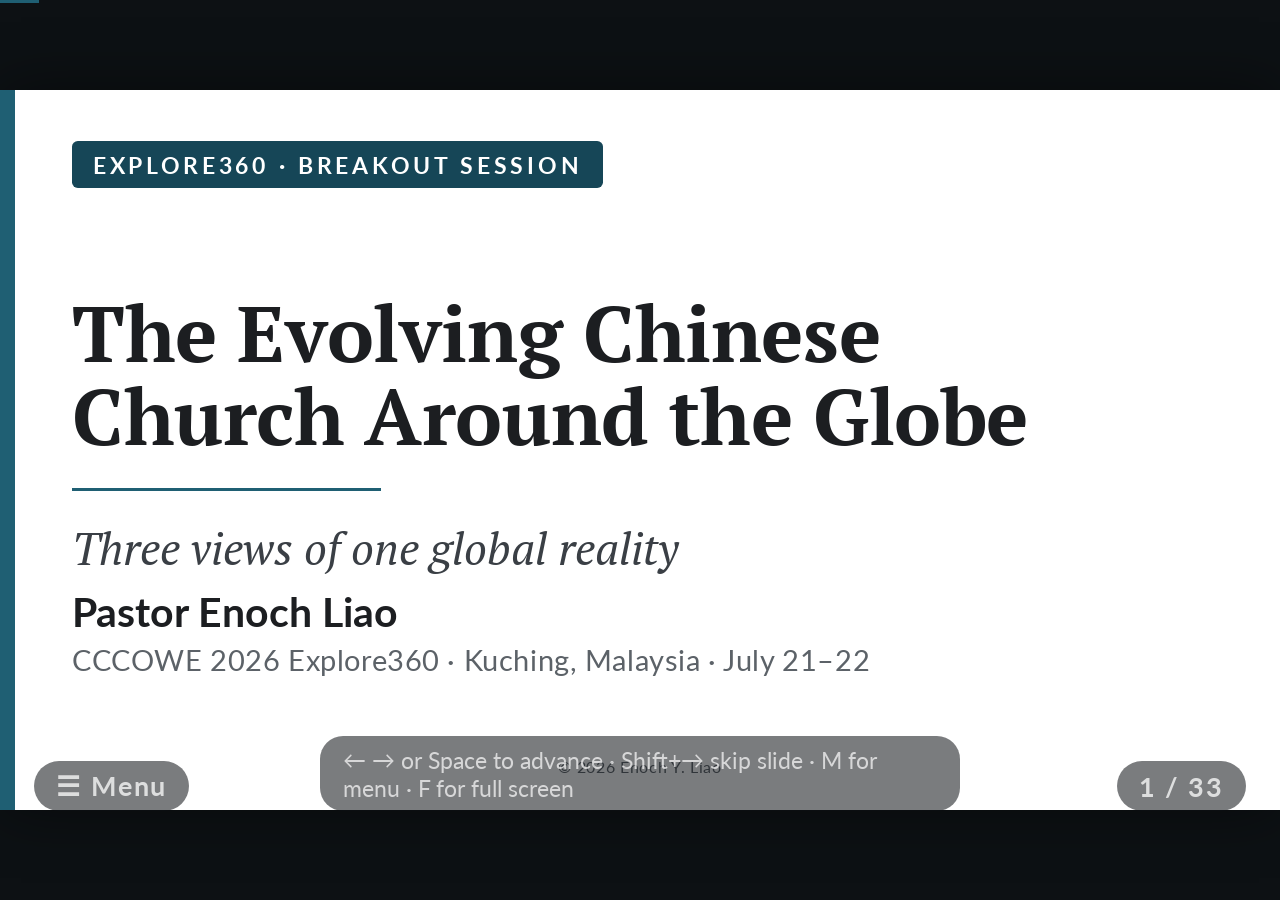
<file: present.html>
<!DOCTYPE html>
<html lang="en">
<head>
<meta charset="UTF-8" />
<meta name="viewport" content="width=device-width, initial-scale=1, viewport-fit=cover" />
<title>CCCOWE 2026 Explore360 — Presentation</title>
<meta name="description" content="The Evolving Chinese Church Around the Globe — speaker deck for Pastor Enoch Liao." />
<!-- Google Fonts with system fallback via font-display: swap. Deck stays fully usable on-brand if fonts fail. -->
<link rel="preconnect" href="https://fonts.googleapis.com" />
<link rel="preconnect" href="https://fonts.gstatic.com" crossorigin />
<link href="https://fonts.googleapis.com/css2?family=PT+Serif:ital,wght@0,400;0,700;1,400;1,700&family=Lato:wght@400;700;900&display=swap" rel="stylesheet" />
<style>
/* ============================================================
   CCCOWE 2026 Explore360 — Speaker Deck
   Matched to the printed handout family (Handouts/handout.css):
   petrol-teal accent, serif display, clean sans body.
   Self-contained. No runtime CDN dependency. Offline-resilient.
   ============================================================ */
:root{
  --ink:#1C1E21; --ink-soft:#3A3F45; --muted:#5C6268;
  --accent:#1F5F73; --accent-dk:#164657;
  --rule:#E4E7E9; --wash:#F3F6F7; --paper:#FFFFFF;
  --serif:"PT Serif","Iowan Old Style","Georgia","Times New Roman",serif;
  --sans:"Lato","Avenir Next","Helvetica Neue","Segoe UI",Arial,sans-serif;
  /* Fluid unit: 1 slide is designed on a 1280x720 canvas. vmin-ish scaling keeps
     type readable from the back of the room and graceful on small screens. */
  --u: min(1.34vw, 2.38vh);
}
*{box-sizing:border-box;margin:0;padding:0;}
html,body{height:100%;}
body{
  background:#0d1114; /* letterbox behind the paper stage */
  color:var(--ink);
  font-family:var(--sans);
  overflow:hidden;
  -webkit-font-smoothing:antialiased;
  text-rendering:optimizeLegibility;
}

/* ---- Stage: fixed 16:9 paper surface, centered, letterboxed ---- */
#stage{
  position:fixed; inset:0;
  display:flex; align-items:center; justify-content:center;
}
#deck{
  position:relative;
  width:min(100vw, 177.78vh);   /* 16:9 */
  height:min(56.25vw, 100vh);
  background:var(--paper);
  overflow:hidden;
  box-shadow:0 0 60px rgba(0,0,0,.45);
}

/* ---- Slide primitives ----
   Three-zone flex column: [eyebrow+title top zone] -> [.body flexible] -> [.foot safe-area].
   The slide clips its own overflow so nothing can bleed into the eyebrow or footer bands. */
.slide{
  position:absolute; inset:0;
  padding: calc(var(--u)*3.0) calc(var(--u)*4.2) calc(var(--u)*2.2);
  display:flex; flex-direction:column;
  overflow:hidden;                     /* hard clip: content can never escape the stage */
  opacity:0; visibility:hidden;
  transform:translate3d(0,0,0);
  transition:opacity .42s ease, transform .42s ease;
  will-change:opacity, transform;
  background:var(--paper);
}
.slide.is-active{opacity:1; visibility:visible; z-index:2;}
.slide.is-prev{opacity:0; visibility:hidden; transform:translateX(-2.5%);}
.slide.is-next{opacity:0; visibility:hidden; transform:translateX(2.5%);}
.slide.wash{background:var(--wash);}

/* left spine bar used on title + discussion slides */
.spine{position:absolute; left:0; top:0; bottom:0; width:calc(var(--u)*.9); background:var(--accent);}

/* eyebrow pill — matches handout .eyebrow. Top zone, never shrinks. */
.eyebrow{
  align-self:flex-start;
  flex:0 0 auto;
  display:inline-block;
  max-width:100%;
  font-family:var(--sans); font-weight:700;
  font-size:calc(var(--u)*1.35);
  letter-spacing:.16em; text-transform:uppercase;
  color:#fff; background:var(--accent-dk);
  padding:.5em .9em .45em; border-radius:.25em;
  line-height:1.05;
}

/* title block — serif headline with petrol accent bar. Top zone, never shrinks. */
.titleblock{display:flex; flex:0 0 auto; gap:calc(var(--u)*1.4); margin-top:calc(var(--u)*1.4);}
.titleblock .bar{flex:0 0 auto; width:calc(var(--u)*.72); background:var(--accent); border-radius:1px;}
.title{
  font-family:var(--serif); font-weight:700; color:var(--ink);
  font-size:calc(var(--u)*3.5); line-height:1.05; letter-spacing:-.005em;
}
.title.deck{font-size:calc(var(--u)*4.6);}
.slide.wash .title{color:var(--ink);}

/* content region grows to fill the middle zone.
   Default TOP-aligned with a hard top offset below the title, and clips its own
   overflow so dense content can never ride up behind the title/eyebrow.
   A reserved gap (margin-bottom) guarantees separation from the footer band. */
.body{
  flex:1 1 auto; min-height:0; overflow:hidden;
  display:flex; flex-direction:column; justify-content:flex-start;
  padding-top:calc(var(--u)*1.8);
  margin-bottom:calc(var(--u)*1.0);   /* safe gap above footer */
}
.body.center{justify-content:center;}   /* opt-in vertical centering for sparse slides */
.body.top{justify-content:flex-start; padding-top:calc(var(--u)*2.2);}

/* big key-phrase bullets — sized to read from the back of the room while
   four wrapping bullets still fit the safe area (fit-to-stage). */
ul.bullets{list-style:none; width:100%;}
ul.bullets li{
  position:relative; padding-left:calc(var(--u)*2.6);
  font-family:var(--sans); font-weight:700; color:var(--ink);
  font-size:calc(var(--u)*2.5); line-height:1.1;
  margin-bottom:calc(var(--u)*1.3);
}
ul.bullets li:last-child{margin-bottom:0;}
/* muted sub-line under a lead bullet (e.g. country list) — smaller, non-bold,
   dotted list treatment matching the .cplace caption style; still projection-legible. */
ul.bullets li .subline{
  display:block; margin-top:calc(var(--u)*.35);
  font-family:var(--sans); font-weight:400; color:var(--muted);
  font-size:calc(var(--u)*1.5); line-height:1.15; letter-spacing:.02em;
}
ul.bullets li.hero{
  font-family:var(--serif); color:var(--accent-dk);
  font-size:calc(var(--u)*3.1); line-height:1.08;
  margin-top:calc(var(--u)*.4);
}
ul.bullets li.hero::before{
  top:.4em; width:calc(var(--u)*1.35); height:calc(var(--u)*1.35);
}
/* summary list — many short items, sized to stay readable at projection */
ul.summary{list-style:none; width:100%;}
ul.summary li{
  position:relative; padding-left:calc(var(--u)*2.6);
  font-family:var(--sans); font-weight:700; color:var(--ink);
  font-size:calc(var(--u)*2.3); line-height:1.1;
  margin-bottom:calc(var(--u)*1.05);
}
ul.summary li:last-child{margin-bottom:0;}
/* two-column variant of the summary list — for slides with many short items
   (e.g. the seven diversities). Balances items across two columns and keeps
   each line projection-legible. */
ul.summary.two-col{
  column-count:2; column-gap:calc(var(--u)*3.2);
}
ul.summary.two-col li{break-inside:avoid;}
ul.summary li::before{
  content:""; position:absolute; left:0; top:.5em;
  width:calc(var(--u)*1.0); height:calc(var(--u)*1.0);
  background:var(--accent); border-radius:50%;
}
.list-lead{
  font-family:var(--sans); color:var(--ink-soft);
  font-size:calc(var(--u)*1.9); line-height:1.22;
  margin-bottom:calc(var(--u)*1.4); max-width:92%;
}
ul.bullets li::before{
  content:""; position:absolute; left:0; top:.5em;
  width:calc(var(--u)*1.1); height:calc(var(--u)*1.1);
  background:var(--accent); border-radius:50%;
}

/* pull quote */
.quote-wrap{display:flex; gap:calc(var(--u)*1.6); align-items:stretch;}
.quote-wrap .qbar{flex:0 0 auto; width:calc(var(--u)*1.1); background:var(--accent); border-radius:1px;}
.quote{
  font-family:var(--serif); font-style:italic; font-weight:700;
  color:var(--accent-dk); font-size:calc(var(--u)*2.9); line-height:1.15;
}
.attrib{
  font-family:var(--sans); font-weight:400; color:var(--muted);
  font-size:calc(var(--u)*1.7); margin-top:calc(var(--u)*1.4);
}

/* three-column card row (framing / clocks) — sizes to content, not full body,
   so a footnote below it always has room. */
.cols{display:grid; grid-template-columns:repeat(3,1fr); gap:calc(var(--u)*1.4); flex:0 0 auto; align-content:start;}
.card{
  position:relative; background:var(--wash);
  padding:calc(var(--u)*1.6) calc(var(--u)*1.5);
  display:flex; flex-direction:column;
  border-radius:2px; overflow:hidden;
}
.card .captop{position:absolute; left:0; right:0; top:0; height:calc(var(--u)*.55); background:var(--accent);}
.card.leftbar .captop{right:auto; bottom:0; height:auto; width:calc(var(--u)*.5);}
.card .cname{font-family:var(--sans); font-weight:700; color:var(--accent-dk); font-size:calc(var(--u)*1.7); letter-spacing:.03em; margin-top:calc(var(--u)*.6);}
.card .cplace{font-family:var(--sans); color:var(--muted); font-size:calc(var(--u)*1.35); margin-top:calc(var(--u)*.3);}
.card .cbig{font-family:var(--serif); font-weight:700; color:var(--ink); font-size:calc(var(--u)*2.3); line-height:1.06; margin-top:calc(var(--u)*1.1);}
.card .ctag{font-family:var(--sans); font-weight:700; color:var(--muted); letter-spacing:.14em; font-size:calc(var(--u)*1.4); text-transform:uppercase;}
.card .cclock{font-family:var(--serif); font-weight:700; color:var(--accent-dk); font-size:calc(var(--u)*2.3); line-height:1.04; margin-top:calc(var(--u)*.6);}
.card .cnote{font-family:var(--sans); color:var(--ink-soft); font-size:calc(var(--u)*1.6); margin-top:calc(var(--u)*1.1); line-height:1.18;}

/* discussion slide */
.disc-head{display:flex; align-items:center; justify-content:space-between; gap:1em;}
.chip{
  font-family:var(--sans); font-weight:700; color:var(--accent-dk);
  letter-spacing:.08em; font-size:calc(var(--u)*1.6);
  border:2px solid var(--accent); border-radius:2em;
  padding:.35em 1.1em; text-transform:uppercase; white-space:nowrap;
}
.disc-card{
  position:relative; background:var(--paper);
  border-radius:2px; margin-top:calc(var(--u)*1.2);
  padding:calc(var(--u)*1.6) calc(var(--u)*2.2) calc(var(--u)*1.6) calc(var(--u)*2.6);
  box-shadow:0 2px 22px rgba(28,30,33,.06);
}
.disc-card .cbar{position:absolute; left:0; top:0; bottom:0; width:calc(var(--u)*.6); background:var(--accent); border-radius:1px 0 0 1px;}
.disc-intro{font-family:var(--sans); font-style:italic; color:var(--muted); font-size:calc(var(--u)*1.75); margin-bottom:calc(var(--u)*1.1);}
ol.prompts{list-style:none; counter-reset:q;}
ol.prompts li{
  counter-increment:q; position:relative; padding-left:calc(var(--u)*2.8);
  font-family:var(--serif); color:var(--ink); font-size:calc(var(--u)*2.05); line-height:1.16;
  margin-bottom:calc(var(--u)*1.0);
}
ol.prompts li:last-child{margin-bottom:0;}
ol.prompts li::before{
  content:counter(q) "."; position:absolute; left:0; top:0;
  font-family:var(--sans); font-weight:700; color:var(--accent);
  font-size:calc(var(--u)*2.05);
}
/* Closing discussion has three long prompts; shrink type + tighten spacing so all fit. */
ol.prompts.prompts-tight li{font-size:calc(var(--u)*1.62); line-height:1.2; margin-bottom:calc(var(--u)*1.15);}
ol.prompts.prompts-tight li::before{font-size:calc(var(--u)*1.62);}

/* QR + big statement layout (survey / live) */
.split{display:flex; gap:calc(var(--u)*3.0); flex:1 1 auto; align-items:center; min-height:0;}
.split .lead{flex:1 1 auto; min-width:0;}
.split .lead .l1{font-family:var(--serif); font-weight:700; color:var(--ink); font-size:calc(var(--u)*2.9); line-height:1.14;}
.split .lead .l2{font-family:var(--serif); font-weight:400; color:var(--accent-dk); font-size:calc(var(--u)*2.4); line-height:1.16; margin-top:calc(var(--u)*1.2);}
/* QR panel: a tight column sized to the QR image itself (width:max-content), so the
   box hugs the code with equal padding on all four sides — no dead space. The QR is
   centered; the caption wraps within the QR's width and stays centered under it. */
.qr{
  flex:0 0 auto;
  display:flex; flex-direction:column; align-items:center;
  width:max-content;
  padding:calc(var(--u)*1.1); background:#fff; border:2px solid var(--accent); border-radius:4px;
}
.qr img{
  display:block; width:calc(var(--u)*22); max-width:32vh; height:auto;
  aspect-ratio:1/1; image-rendering:pixelated;
}
.qr .cap{
  font-family:var(--sans); font-weight:700; color:var(--ink-soft);
  font-size:calc(var(--u)*1.5); margin-top:calc(var(--u)*.9);
  text-align:center; width:calc(var(--u)*22); max-width:32vh;
}
/* full fallback URL — smaller, wraps fully, NO ellipsis, always readable/usable */
.fallback{font-family:var(--sans); font-size:calc(var(--u)*1.35); color:var(--muted); margin-top:calc(var(--u)*1.6); max-width:100%;}
.fallback b{color:var(--ink-soft);}
.fallback a{color:var(--accent); text-decoration:none; overflow-wrap:anywhere; word-break:break-word;}

/* live-embed slide */
.embed-frame{
  position:relative; flex:1 1 auto; margin-top:calc(var(--u)*1.4);
  border:2px solid var(--rule); border-radius:4px; overflow:hidden; background:var(--wash);
  min-height:0;
}
.embed-frame iframe{position:absolute; inset:0; width:100%; height:100%; border:0; background:#0d1114;}
.embed-ph{
  position:absolute; inset:0; display:flex; flex-direction:column; gap:.8em;
  align-items:center; justify-content:center; text-align:center;
  font-family:var(--sans); color:var(--muted); font-size:calc(var(--u)*2.0); padding:2em;
}
.embed-ph .ring{width:calc(var(--u)*3.4); height:calc(var(--u)*3.4); border:3px solid var(--rule); border-top-color:var(--accent); border-radius:50%; animation:spin 1s linear infinite;}
@keyframes spin{to{transform:rotate(360deg);}}
.embed-open{
  align-self:flex-start; margin-top:calc(var(--u)*1.1);
  font-family:var(--sans); font-weight:700; font-size:calc(var(--u)*1.7); color:var(--accent);
  text-decoration:none;
}
.embed-open:hover{text-decoration:underline;}

/* ---- Embed-slide escape-hatch nav ----
   On the live-results slide the iframe captures keyboard focus, so arrow keys
   go to the dashboard, not the deck. These parent-document buttons advance the
   deck on CLICK (not a key event), so they work even while the iframe has focus.
   Shown only while a slide with an iframe is active (toggled via body class). */
#embed-nav{
  position:fixed; z-index:30;
  right:calc(var(--u)*2.0); bottom:calc(var(--u)*8.4);
  display:none; gap:calc(var(--u)*.8);
  pointer-events:auto;
}
body.embed-active #embed-nav{display:flex;}
#embed-nav button{
  font-family:var(--sans); font-weight:700;
  font-size:calc(var(--u)*1.5); letter-spacing:.03em;
  color:#fff; background:var(--accent);
  border:1px solid var(--accent-dk); border-radius:.4em;
  padding:.5em 1.05em; cursor:pointer;
  box-shadow:0 2px 10px rgba(13,17,20,.35);
  transition:background .18s ease, transform .06s ease;
}
#embed-nav button:hover{background:var(--accent-dk);}
#embed-nav button:active{transform:translateY(1px);}
#embed-nav button:focus-visible{outline:2px solid #fff; outline-offset:2px;}

/* resources 3-up QR */
.res-lead{font-family:var(--serif); font-style:italic; color:var(--ink-soft); font-size:calc(var(--u)*1.9); margin-top:calc(var(--u)*1.0); flex:0 0 auto;}
.res-grid{display:grid; grid-template-columns:repeat(3,1fr); gap:calc(var(--u)*2.4); flex:1 1 auto; align-content:center; justify-items:center;}
.res-item{text-align:center; display:flex; flex-direction:column; align-items:center;}
.res-item .qr img{width:calc(var(--u)*13); max-width:22vh;}
.res-item .rlabel{font-family:var(--serif); font-weight:700; color:var(--accent-dk); font-size:calc(var(--u)*2.1); margin-top:calc(var(--u)*1.0);}
.res-item a.reslink{font-family:var(--sans); font-size:calc(var(--u)*1.3); color:var(--accent); text-decoration:none; margin-top:calc(var(--u)*.45); overflow-wrap:anywhere;}
.res-item a.reslink:hover{text-decoration:underline;}

/* bias list — plain lead line with a small secondary tag underneath.
   Sized so all four items (lead + tag) fit above the footer even with a 2-line title. */
ul.bias{list-style:none; width:100%;}
ul.bias li{
  position:relative; padding-left:calc(var(--u)*2.6);
  margin-bottom:calc(var(--u)*1.05);
}
ul.bias li:last-child{margin-bottom:0;}
ul.bias li::before{
  content:""; position:absolute; left:0; top:.34em;
  width:calc(var(--u)*1.0); height:calc(var(--u)*1.0);
  background:var(--accent); border-radius:50%;
}
ul.bias .lead{
  font-family:var(--sans); font-weight:700; color:var(--ink);
  font-size:calc(var(--u)*1.9); line-height:1.14;
}
ul.bias .tag{
  display:inline-block; margin-top:calc(var(--u)*.35);
  font-family:var(--sans); font-weight:700; letter-spacing:.12em; text-transform:uppercase;
  font-size:calc(var(--u)*1.05); color:var(--accent-dk);
  background:var(--wash); border:1px solid var(--rule);
  padding:.25em .65em; border-radius:2em;
}

/* payoff slide — big serif line + smaller sub */
.payoff{font-family:var(--serif); font-weight:700; font-style:italic; color:var(--accent-dk);
  font-size:calc(var(--u)*3.4); line-height:1.12;}
.payoff-sub{font-family:var(--serif); color:var(--ink-soft); font-size:calc(var(--u)*2.2);
  line-height:1.22; margin-top:calc(var(--u)*1.4);}

/* empty title card (spoken stories) — a quiet centered statement */
.quiet-note{font-family:var(--sans); font-style:italic; color:var(--muted);
  font-size:calc(var(--u)*1.8); margin-top:calc(var(--u)*1.4);}

/* CHCC timeline — YEAR cards. Each card = a wash plaque with the year set
   large inside it (deck serif, petrol teal) and the event caption below.
   Real gathering photos live on their own slides in the presenter build. */
.timeline{
  display:grid; grid-template-columns:repeat(4,1fr);
  grid-auto-rows:1fr;
  gap:calc(var(--u)*1.3);
  flex:1 1 auto; min-height:0; align-content:stretch;
}
.tl-card{
  display:flex; flex-direction:column; background:var(--paper);
  border:1px solid var(--rule); border-radius:3px; overflow:hidden; min-height:0;
}
/* year plaque — quiet wash panel with the year centered, deck serif */
.tl-frame{
  position:relative; flex:0 0 auto; height:calc(var(--u)*3.3);
  background:var(--wash);
  border-bottom:1px solid var(--rule);
  display:flex; align-items:center; justify-content:center;
}
.tl-year{font-family:var(--serif); font-weight:700; color:var(--accent-dk); font-size:calc(var(--u)*2.1); line-height:1;}
/* caption zone — takes the remaining card height, so the event (up to 3 lines) shows */
.tl-meta{flex:1 1 auto; min-height:0; padding:calc(var(--u)*.6) calc(var(--u)*.85) calc(var(--u)*.6);}
.tl-event{font-family:var(--sans); color:var(--ink); font-size:calc(var(--u)*1.15); line-height:1.1;}
.tl-event small{display:block; margin-top:calc(var(--u)*.12); font-size:calc(var(--u)*.86); color:var(--muted); line-height:1.02;}
/* upcoming "next" card — clearly forward-looking (dashed accent border + badge) */
.tl-card.next{border:2px dashed var(--accent);}
.tl-card.next .tl-year{color:var(--accent);}
/* NEXT badge pinned inside the frame's top-right corner, clear of the centered year */
.tl-badge{
  position:absolute; top:calc(var(--u)*.45); right:calc(var(--u)*.45); z-index:3;
  font-family:var(--sans); font-weight:700; letter-spacing:.08em; text-transform:uppercase;
  font-size:calc(var(--u)*.85); color:#fff; background:var(--accent);
  padding:.22em .55em; border-radius:2em;
}

/* footnote / discreet source line at bottom of a slide */
.footnote{
  font-family:var(--sans); color:var(--muted);
  font-size:calc(var(--u)*1.55); line-height:1.25;
  margin-top:calc(var(--u)*1.4); max-width:88%;
}
.source-line{
  font-family:var(--sans); font-style:italic; color:var(--muted);
  font-size:calc(var(--u)*1.4); margin-top:calc(var(--u)*1.4);
}

/* ---- Chinese (CJK) rendering: self-contained system-font fallback, no CDN ----
   Latin display faces carry no CJK glyphs, so per-glyph fallback lands on the
   installed system CJK face (PingFang on macOS, JhengHei on Windows, Noto on
   Linux). Traditional characters render cleanly and large, fully offline. */
.cjk{
  font-family:"Lato","Avenir Next","PingFang TC","Hiragino Sans","Microsoft JhengHei","Noto Sans CJK TC",sans-serif;
}
.title.cjk-title{
  font-family:"PT Serif","Iowan Old Style","PingFang TC","Hiragino Sans","Microsoft JhengHei","Noto Sans CJK TC","Georgia",serif;
  font-size:calc(var(--u)*4.4); letter-spacing:.05em;
}
/* comparison-slide payoff line: serif accent statement sized to fit above the
   table and footnote within the safe area (scoped; distinct from the .payoff hero slide). */
.cmp-payoff{
  font-family:var(--serif); font-weight:700; color:var(--accent-dk);
  font-size:calc(var(--u)*2.4); line-height:1.1; margin-top:calc(var(--u)*.85);
}
/* comparison table — petrol-teal header band, rule lines, wash-highlighted
   focus column; sized to sit inside the 16:9 safe area and read on a projector. */
table.cmp{
  width:100%; border-collapse:collapse; margin-top:calc(var(--u)*.8);
  font-family:var(--sans); table-layout:fixed;
}
table.cmp col.rowlab{width:26%;}
table.cmp col.enoch{background:var(--wash);}
table.cmp th, table.cmp td{
  text-align:left; vertical-align:middle;
  padding:calc(var(--u)*.55) calc(var(--u)*1.3);
  border-bottom:1px solid var(--rule);
}
table.cmp thead th{
  color:#fff; background:var(--accent-dk); font-weight:700;
  font-size:calc(var(--u)*1.6); letter-spacing:.01em; line-height:1.1;
}
table.cmp thead th:first-child{background:var(--accent);}
table.cmp thead th .hcap{
  display:block; font-weight:400; letter-spacing:.02em;
  font-size:calc(var(--u)*1.1); color:rgba(255,255,255,.82); margin-top:calc(var(--u)*.2);
}
table.cmp tbody th{
  font-weight:700; color:var(--accent-dk); background:var(--wash);
  font-size:calc(var(--u)*1.4); white-space:nowrap;
}
table.cmp tbody td{
  color:var(--ink); font-weight:700; font-size:calc(var(--u)*1.7); line-height:1.12;
}
table.cmp tbody td.em{color:var(--accent-dk);}
table.cmp tbody td .gloss{
  display:block; font-weight:400; color:var(--muted);
  font-size:calc(var(--u)*1.15); line-height:1.15; margin-top:calc(var(--u)*.25);
}
table.cmp tbody tr:last-child th, table.cmp tbody tr:last-child td{border-bottom:none;}
/* comparison-slide pinyin footnote: tightened top gap so it clears the footer band */
.cmp-note{margin-top:calc(var(--u)*.7);}

/* fragments — "reveal next point" build */
.frag{opacity:0; transform:translateY(6px); transition:opacity .34s ease, transform .34s ease;}
.frag.shown{opacity:1; transform:none;}

/* ---- Section divider slides (one per pastor) ----
   A quiet full-slide interstitial: region eyebrow, very large serif name,
   accent rule, church line, muted meta (location · tenure). Wash background
   + spine bar mark it as a structural beat, distinct from content slides. */
.divider .div-name{
  font-family:var(--serif); font-weight:700; color:var(--ink);
  font-size:calc(var(--u)*5.6); line-height:1.04; letter-spacing:-.01em;
}
.divider .div-church{
  font-family:var(--serif); font-style:italic; color:var(--accent-dk);
  font-size:calc(var(--u)*2.5); line-height:1.16; margin-top:calc(var(--u)*.4);
}
.divider .div-meta{
  font-family:var(--sans); color:var(--muted);
  font-size:calc(var(--u)*1.7); letter-spacing:.02em; line-height:1.3;
  margin-top:calc(var(--u)*1.2);
}

/* ---- Footer band (per-slide, matches handout footer) ----
   Fixed-height safe-area at the slide bottom. Three-column grid:
   [left descriptor · 1fr] [center copyright · auto] [right tag · 1fr].
   The center cell is truly centered; left and right live in their own tracks
   with a guaranteed column gap, so the tag and copyright can NEVER overlap at
   any tag length. The whole band never shrinks and content never enters it. */
.foot{
  flex:0 0 auto; position:relative;
  display:flex; align-items:center; justify-content:space-between;
  gap:calc(var(--u)*1.4);
  border-top:1px solid var(--rule);
  padding-top:calc(var(--u)*.7);
  font-family:var(--sans); font-size:calc(var(--u)*.95);
  letter-spacing:.04em; color:var(--muted); line-height:1;
}
/* Left descriptor: one line, never wraps, sized small enough that the full text
   fits AND stays clear of the centered copyright — no ellipsis, no "Globe" widow.
   max-width caps it well short of slide center so it can never reach the copyright. */
.foot .tie{
  text-transform:uppercase; letter-spacing:.02em;
  font-size:calc(var(--u)*.66);
  white-space:nowrap; min-width:0;
  max-width:40%;
}
/* Center copyright: absolutely centered so it is always dead-center regardless of
   the tie/tag widths, and can never collide with either (they sit in the outer
   flex tracks with the center reserved by pointer-events-free absolute positioning). */
.foot .copy{
  position:absolute; left:50%; top:50%; transform:translate(-50%, -40%);
  white-space:nowrap; background:transparent;
}
/* Right tag: fixed to the right edge, always clear of the centered copyright. */
.foot .tag{
  text-transform:uppercase; letter-spacing:.1em; font-weight:700; color:var(--accent-dk);
  white-space:nowrap;
}

/* title slide has no footer rule; give it its own credit line */
.slide.title-slide .foot{border:none; display:block;}
.slide.title-slide .foot .copy{white-space:nowrap;}
.subtitle-serif{font-family:var(--serif); font-style:italic; color:var(--ink-soft); font-size:calc(var(--u)*2.6); line-height:1.2;}
.rule-mark{width:calc(var(--u)*18); height:3px; background:var(--accent); margin:calc(var(--u)*1.8) 0;}
/* section-divider portrait — circular, petrol-teal ring, centered above the name.
   Sized in --u so it scales with the deck; the vh cap keeps it projector-safe and
   never lets it push the name/church/meta or the footer band off the slide. */
.divider .portrait{
  --pin: min(calc(var(--u)*13), 30vh);
  width:var(--pin); height:var(--pin);
  border-radius:50%; object-fit:cover; object-position:center top;
  display:block; margin:0 auto calc(var(--u)*1.6);
  border:calc(var(--u)*.4) solid var(--paper);
  box-shadow:0 0 0 calc(var(--u)*.34) var(--accent), 0 6px 24px rgba(28,30,33,.18);
}
.by-name{font-family:var(--sans); font-weight:700; color:var(--ink); font-size:calc(var(--u)*2.4); margin-top:calc(var(--u)*.6);}
.by-meta{font-family:var(--sans); color:var(--muted); font-size:calc(var(--u)*1.7); letter-spacing:.02em; margin-top:calc(var(--u)*.35);}

/* ---- Chrome: counter, progress, hint ---- */
#hud{position:fixed; z-index:20; pointer-events:none;}
/* Counter pill lifted ABOVE the footer band so it never overlaps the right-side
   per-slide tag (e.g. "NORDIC", "USA") that lives in the same bottom-right corner.
   Same treatment used for the hint pill. */
#counter{
  position:fixed; right:calc(var(--u)*2.0); bottom:calc(var(--u)*5.2); z-index:20;
  font-family:var(--sans); font-weight:700; font-size:calc(var(--u)*1.6);
  color:rgba(255,255,255,.75); background:rgba(13,17,20,.55);
  padding:.3em .8em; border-radius:1em; letter-spacing:.06em;
  pointer-events:none;
}
#progress{position:fixed; left:0; top:0; height:3px; background:var(--accent); width:0; z-index:20; transition:width .3s ease;}
/* Hint pill sits ABOVE the footer band so it never overlaps the left descriptor
   line (which otherwise reads as a mid-word truncation, e.g. "...THE EVOLVING ...").
   Kept transient: it fades on first interaction. */
#hint{
  position:fixed; left:50%; bottom:calc(var(--u)*5.2); transform:translateX(-50%); z-index:20;
  font-family:var(--sans); font-size:calc(var(--u)*1.35); color:rgba(255,255,255,.7);
  background:rgba(13,17,20,.55); padding:.4em 1em; border-radius:1em;
  transition:opacity .5s ease; pointer-events:none;
}
#hint.gone{opacity:0;}

/* nav arrows — subtle, appear on hover, for touch/click users */
.nav-arrow{
  position:fixed; top:50%; transform:translateY(-50%); z-index:20;
  width:calc(var(--u)*5); height:calc(var(--u)*5); border-radius:50%;
  background:rgba(13,17,20,.35); color:#fff; border:none; cursor:pointer;
  display:flex; align-items:center; justify-content:center;
  font-size:calc(var(--u)*2.6); opacity:0; transition:opacity .3s ease;
}
#stage:hover .nav-arrow{opacity:.55;}
.nav-arrow:hover{opacity:1 !important;}
#prev{left:calc(var(--u)*1.2);}
#next{right:calc(var(--u)*1.2);}

/* ---- Quick navigation: collapsible table of contents ----
   Zero footprint when closed except a small pill in the bottom-left corner
   (mirrors the counter pill bottom-right, same chrome treatment). Panel slides
   in from the left on demand; closes on selection, Esc, outside click, or M.
   Transform/opacity only — no layout animation. */
#toc-btn{
  /* z-index sits BELOW the scrim (39) and panel (40): while the panel is open
     the pill tucks away behind it instead of floating over the list. */
  position:fixed; left:calc(var(--u)*2.0); bottom:calc(var(--u)*5.2); z-index:38;
  font-family:var(--sans); font-weight:700; font-size:calc(var(--u)*1.6);
  color:rgba(255,255,255,.75); background:rgba(13,17,20,.55);
  border:none; cursor:pointer;
  padding:.3em .8em; border-radius:1em; letter-spacing:.06em; line-height:1.2;
  transition:color .2s ease, background .2s ease;
}
#toc-btn:hover{color:#fff; background:rgba(13,17,20,.8);}
#toc-btn:focus-visible{outline:2px solid #fff; outline-offset:2px;}
/* invisible scrim: catches outside clicks while the panel is open and blocks
   the deck's click-to-advance so an errant click can't change slides */
#toc-scrim{
  position:fixed; inset:0; z-index:39; background:rgba(13,17,20,.25);
  opacity:0; visibility:hidden;
  transition:opacity .28s ease, visibility 0s linear .28s;
}
#toc{
  position:fixed; left:0; top:0; bottom:0; z-index:40;
  width:min(calc(var(--u)*30), 82vw);
  background:var(--paper);
  border-right:1px solid var(--rule);
  box-shadow:10px 0 44px rgba(13,17,20,.35);
  display:flex; flex-direction:column;
  padding:calc(var(--u)*2.4) 0 calc(var(--u)*1.6);
  transform:translateX(-103%);
  visibility:hidden;
  transition:transform .3s ease, visibility 0s linear .3s;
  will-change:transform;
}
body.toc-open #toc{transform:none; visibility:visible; transition:transform .3s ease;}
body.toc-open #toc-scrim{opacity:1; visibility:visible; transition:opacity .28s ease;}
#toc .toc-head{
  font-family:var(--sans); font-weight:700; color:var(--accent-dk);
  font-size:calc(var(--u)*1.2); letter-spacing:.18em; text-transform:uppercase;
  padding:0 calc(var(--u)*2.2) calc(var(--u)*1.0);
  border-bottom:1px solid var(--rule);
}
#toc ol{
  list-style:none; flex:1 1 auto; min-height:0; overflow-y:auto;
  padding:calc(var(--u)*.8) 0;
}
#toc a{
  position:relative; display:block; text-decoration:none;
  padding:calc(var(--u)*.72) calc(var(--u)*2.2);
  font-family:var(--sans); font-weight:700; color:var(--ink);
  font-size:calc(var(--u)*1.55); line-height:1.2;
}
#toc a .toc-sub{
  display:block; font-weight:400; color:var(--muted);
  font-size:calc(var(--u)*1.15); margin-top:calc(var(--u)*.15);
}
/* sub-item: indented, lighter, subordinate to its parent section entry */
#toc a.toc-child{
  padding-left:calc(var(--u)*3.6); font-weight:400; color:var(--muted);
  font-size:calc(var(--u)*1.32);
}
#toc a:hover{background:var(--wash);}
#toc a:focus-visible{outline:2px solid var(--accent); outline-offset:-2px;}
/* current section: wash band + accent spine, mirroring the deck's spine motif */
#toc a.current{background:var(--wash); color:var(--accent-dk);}
#toc a.current::before{
  content:""; position:absolute; left:0; top:0; bottom:0;
  width:calc(var(--u)*.5); background:var(--accent);
}
#toc .toc-keys{
  font-family:var(--sans); color:var(--muted);
  font-size:calc(var(--u)*1.05); line-height:1.5; letter-spacing:.02em;
  padding:calc(var(--u)*1.0) calc(var(--u)*2.2) 0;
  border-top:1px solid var(--rule);
}
#toc .toc-keys b{color:var(--ink-soft);}

/* ---- Responsive: on narrow/portrait screens, stack the split & cols ---- */
@media (max-aspect-ratio:1/1){
  :root{--u: min(3.0vw, 1.7vh);}
  .split{flex-direction:column; align-items:flex-start;}
  .cols, .res-grid{grid-template-columns:1fr;}
  .qr img{width:40vw;}
}

/* ---- Print fallback (nice-to-have): each slide on its own page ---- */
@media print{
  body{background:#fff; overflow:visible;}
  #stage,#deck{position:static; width:auto; height:auto; box-shadow:none;}
  #counter,#progress,#hint,.nav-arrow,#toc,#toc-btn,#toc-scrim,#embed-nav{display:none;}
  .slide{position:static; opacity:1 !important; visibility:visible !important; transform:none !important;
    page-break-after:always; height:100vh; border-bottom:1px solid #ccc;}
  .frag{opacity:1 !important; transform:none !important;}
  .embed-frame iframe{display:none;}
}
</style>
</head>
<body>

<div id="progress"></div>

<div id="stage">
  <button class="nav-arrow" id="prev" aria-label="Previous slide">&#8249;</button>
  <div id="deck">

    <!-- ============ 1 · TITLE ============ -->
    <section class="slide title-slide" id="start" data-tag="">
      <span class="spine"></span>
      <span class="eyebrow">Explore360 · Breakout Session</span>
      <div class="body top" style="justify-content:center;">
        <h1 class="title deck">The Evolving Chinese<br>Church Around the Globe</h1>
        <div class="rule-mark"></div>
        <p class="subtitle-serif">Three views of one global reality</p>
        <p class="by-name">Pastor Enoch Liao</p>
        <p class="by-meta">CCCOWE 2026 Explore360 · Kuching, Malaysia · July 21–22</p>
      </div>
      <div class="foot"><span class="copy">© 2026 Enoch Y. Liao</span></div>
    </section>

    <!-- ============ 2 · SURVEY ============ -->
    <section class="slide" id="survey" data-tag="Survey">
      <span class="eyebrow">Before We Start</span>
      <div class="titleblock"><span class="bar"></span><h2 class="title">Scan to take the survey</h2></div>
      <div class="body center">
        <div class="split">
          <div class="lead">
            <p class="l1">Share your church's context.</p>
            <p class="l2">Results appear live.</p>
            <p class="fallback"><b>Can't scan?</b><br><a href="https://forms.gle/gxPxhVhv5Y41jMhz8" target="_blank" rel="noopener">https://forms.gle/gxPxhVhv5Y41jMhz8</a></p>
          </div>
          <div class="qr">
            <img src="assets/survey-qr.png" alt="QR code to take the survey" />
            <p class="cap">Point your phone camera here</p>
          </div>
        </div>
      </div>
      <div class="foot"><span class="tie">CCCOWE 2026 Explore360 · The Evolving Chinese Church Around the Globe</span><span class="copy">© 2026 Enoch Y. Liao</span><span class="tag">Survey</span></div>
    </section>

    <!-- ============ 3 · FRAMING ============ -->
    <section class="slide" id="framing" data-tag="Framing">
      <span class="eyebrow">The Frame</span>
      <div class="titleblock"><span class="bar"></span><h2 class="title">Three pastors. Three cities. Three stories.</h2></div>
      <div class="body center">
        <div class="cols">
          <div class="card"><span class="captop"></span>
            <p class="cname">BERT HAN</p><p class="cplace">Birmingham, UK</p>
            <p class="cbig">Suddenly<br>flooded</p></div>
          <div class="card"><span class="captop"></span>
            <p class="cname">BILLY LO</p><p class="cplace">Stockholm · Nordic</p>
            <p class="cbig">Four nations,<br>one church</p></div>
          <div class="card"><span class="captop"></span>
            <p class="cname">ENOCH LIAO</p><p class="cplace">Boston, USA</p>
            <p class="cbig">Four waves,<br>one roof</p></div>
        </div>
        <p class="footnote">Each has pastored 25+ years, the cases in my doctoral study of healthy pastoral longevity in the Chinese heritage church.</p>
      </div>
      <div class="foot"><span class="tie">CCCOWE 2026 Explore360 · The Evolving Chinese Church Around the Globe</span><span class="copy">© 2026 Enoch Y. Liao</span><span class="tag">Framing</span></div>
    </section>

    <!-- ============ 4 · THROUGHLINES ============ -->
    <section class="slide" data-tag="Throughlines">
      <span class="eyebrow">What All Three Share</span>
      <div class="titleblock"><span class="bar"></span><h2 class="title">Four shared patterns</h2></div>
      <div class="body">
        <ul class="bullets">
          <li class="frag">New arrivals keep changing the church</li>
          <li class="frag">Which language to use?</li>
          <li class="frag">Grow disciples, not just keep culture</li>
          <li class="frag">Honor heritage, do not erase it</li>
        </ul>
      </div>
      <div class="foot"><span class="tie">CCCOWE 2026 Explore360 · The Evolving Chinese Church Around the Globe</span><span class="copy">© 2026 Enoch Y. Liao</span><span class="tag">Throughlines</span></div>
    </section>

    <!-- ============ 5 · OPENING DISCUSSION ============ -->
    <section class="slide wash" data-tag="Discuss">
      <span class="spine"></span>
      <div class="disc-head">
        <span class="eyebrow">At Your Tables</span>
        <span class="chip">10 min</span>
      </div>
      <div class="titleblock"><span class="bar"></span><h2 class="title">At Your Tables — Before We Begin</h2></div>
      <div class="body center">
        <div class="disc-card"><span class="cbar"></span>
          <p class="disc-intro">Take 10 minutes. Around your table:</p>
          <ol class="prompts">
            <li>Who is your congregation — and what is reshaping it?</li>
            <li>What question are you bringing today?</li>
          </ol>
        </div>
      </div>
      <div class="foot"><span class="tie">CCCOWE 2026 Explore360 · The Evolving Chinese Church Around the Globe</span><span class="copy">© 2026 Enoch Y. Liao</span><span class="tag">Discuss</span></div>
    </section>

    <!-- ============ 5a · SECTION DIVIDER · UK ============ -->
    <section class="slide wash divider" id="uk" data-tag="UK">
      <span class="spine"></span>
      <span class="eyebrow">United Kingdom · Birmingham</span>
      <div class="body center">
        <img class="portrait" src="assets/bert-han.jpg" alt="Portrait of Pastor Bert Han" />
        <h2 class="div-name">Pastor Bert Han</h2>
        <div class="rule-mark"></div>
        <p class="div-church">Birmingham Chinese Evangelical Church</p>
        <p class="div-meta">24 years at the church · 30 years of ministry in the UK</p>
      </div>
      <div class="foot"><span class="tie">CCCOWE 2026 Explore360 · The Evolving Chinese Church Around the Globe</span><span class="copy">© 2026 Enoch Y. Liao</span><span class="tag">UK</span></div>
    </section>

    <!-- ============ 6 · UK POINTS ============ -->
    <section class="slide" data-tag="UK">
      <span class="eyebrow">UK · Bert Han · Birmingham</span>
      <div class="titleblock"><span class="bar"></span><h2 class="title">Sudden growth, not revival</h2></div>
      <div class="body">
        <ul class="bullets">
          <li class="frag">~200,000 Hong Kongers</li>
          <li class="frag">One service → five</li>
          <li class="frag">A merger, not revival</li>
          <li class="frag">Underneath: grief</li>
        </ul>
      </div>
      <div class="foot"><span class="tie">CCCOWE 2026 Explore360 · The Evolving Chinese Church Around the Globe</span><span class="copy">© 2026 Enoch Y. Liao</span><span class="tag">UK</span></div>
    </section>

    <!-- ============ 7 · UK QUOTE ============ -->
    <section class="slide" data-tag="UK">
      <span class="eyebrow">UK · Bert Han · Birmingham</span>
      <div class="body center">
        <div class="quote-wrap">
          <span class="qbar"></span>
          <div>
            <p class="quote">“Hong Kong culture is dying, my daughter won't be one at all.”</p>
            <p class="attrib">— a BCEC newcomer</p>
          </div>
        </div>
      </div>
      <div class="foot"><span class="tie">CCCOWE 2026 Explore360 · The Evolving Chinese Church Around the Globe</span><span class="copy">© 2026 Enoch Y. Liao</span><span class="tag">UK</span></div>
    </section>

    <!-- ============ 7a · SECTION DIVIDER · NORDIC ============ -->
    <section class="slide wash divider" id="nordic" data-tag="Nordic">
      <span class="spine"></span>
      <span class="eyebrow">Nordic Region · Stockholm</span>
      <div class="body center">
        <img class="portrait" src="assets/billy-lo.jpg" alt="Portrait of Pastor Billy Lo" />
        <h2 class="div-name">Pastor Billy Lo</h2>
        <div class="rule-mark"></div>
        <p class="div-church">Stockholm Chinese Christian Church</p>
        <p class="div-meta">Part of the Nordic Chinese Christian Church · Pastoring his home church for 23 years</p>
      </div>
      <div class="foot"><span class="tie">CCCOWE 2026 Explore360 · The Evolving Chinese Church Around the Globe</span><span class="copy">© 2026 Enoch Y. Liao</span><span class="tag">Nordic</span></div>
    </section>

    <!-- ============ 8 · NORDIC POINTS ============ -->
    <section class="slide" data-tag="Nordic">
      <span class="eyebrow">Nordic · Billy Lo · Stockholm</span>
      <div class="titleblock"><span class="bar"></span><h2 class="title">One shared language. Four countries.</h2></div>
      <div class="body">
        <ul class="bullets">
          <li class="frag">One church across four countries<span class="subline">Sweden · Norway · Finland · Denmark</span></li>
          <li class="frag">From Chinese to Nordic languages to English</li>
          <li class="frag">Everyone speaks English</li>
        </ul>
      </div>
      <div class="foot"><span class="tie">CCCOWE 2026 Explore360 · The Evolving Chinese Church Around the Globe</span><span class="copy">© 2026 Enoch Y. Liao</span><span class="tag">Nordic</span></div>
    </section>

    <!-- ============ 9 · NORDIC QUOTE ============ -->
    <section class="slide" data-tag="Nordic">
      <span class="eyebrow">Nordic · Billy Lo · Stockholm</span>
      <div class="body center">
        <div class="quote-wrap">
          <span class="qbar"></span>
          <div>
            <p class="quote">“They won't say 'English.' They'll say 'international.'”</p>
            <p class="attrib">— Billy Lo</p>
          </div>
        </div>
      </div>
      <div class="foot"><span class="tie">CCCOWE 2026 Explore360 · The Evolving Chinese Church Around the Globe</span><span class="copy">© 2026 Enoch Y. Liao</span><span class="tag">Nordic</span></div>
    </section>

    <!-- ============ 9a · SECTION DIVIDER · USA ============ -->
    <section class="slide wash divider" id="usa" data-tag="USA">
      <span class="spine"></span>
      <span class="eyebrow">United States · Boston</span>
      <div class="body center">
        <h2 class="div-name">Pastor Enoch Liao</h2>
        <div class="rule-mark"></div>
        <p class="div-church">Boston Chinese Evangelical Church</p>
        <p class="div-meta">Serving at the church since 2001</p>
      </div>
      <div class="foot"><span class="tie">CCCOWE 2026 Explore360 · The Evolving Chinese Church Around the Globe</span><span class="copy">© 2026 Enoch Y. Liao</span><span class="tag">USA</span></div>
    </section>

    <!-- ============ 10 · A · GENERATIONS QUESTION v1 ============ -->
    <section class="slide" data-tag="USA">
      <span class="eyebrow">USA · Enoch Liao · Boston</span>
      <div class="titleblock"><span class="bar"></span><h2 class="title">How many generations are in your church?</h2></div>
      <div class="body">
        <ul class="bullets">
          <li class="frag">First generation</li>
          <li class="frag">Second generation</li>
          <li class="frag">Third generation</li>
        </ul>
      </div>
      <div class="foot"><span class="tie">CCCOWE 2026 Explore360 · The Evolving Chinese Church Around the Globe</span><span class="copy">© 2026 Enoch Y. Liao</span><span class="tag">USA</span></div>
    </section>

    <!-- ============ 11 · B · USA SNAPSHOT ============ -->
    <section class="slide" data-tag="USA">
      <span class="eyebrow">USA · Enoch Liao · Boston</span>
      <div class="titleblock"><span class="bar"></span><h2 class="title">A church with a long history</h2></div>
      <div class="body">
        <ul class="bullets">
          <li class="frag">In America for over 150 years</li>
          <li class="frag">Four waves of immigrants, still arriving</li>
          <li class="frag">Gold Rush · Taiwan · Hong Kong · Mainland China</li>
          <li class="frag">Four waves, one roof</li>
        </ul>
      </div>
      <div class="foot"><span class="tie">CCCOWE 2026 Explore360 · The Evolving Chinese Church Around the Globe</span><span class="copy">© 2026 Enoch Y. Liao</span><span class="tag">USA</span></div>
    </section>

    <!-- ============ 12 · C · SILENT EXODUS MYTH ============ -->
    <section class="slide" data-tag="USA" id="silent-exodus">
      <span class="eyebrow">USA · Enoch Liao · Boston</span>
      <div class="titleblock"><span class="bar"></span><h2 class="title">Was There a Silent Exodus?</h2></div>
      <div class="body">
        <ul class="bullets">
          <li class="frag">Two-thirds actually stayed</li>
          <li class="frag">Most who left joined “the nones,” like all of America</li>
          <li class="frag">We mostly hear from the churches that are struggling</li>
          <li class="frag hero">Those who stayed go to church MORE than white Protestants</li>
        </ul>
        <p class="source-line">Chen &amp; Park, JSSR 2019; Park &amp; Tom, AAPI Voices 2014.</p>
      </div>
      <div class="foot"><span class="tie">CCCOWE 2026 Explore360 · The Evolving Chinese Church Around the Globe</span><span class="copy">© 2026 Enoch Y. Liao</span><span class="tag">USA</span></div>
    </section>

    <!-- ============ 13 · D · PARK QUOTE ============ -->
    <section class="slide" data-tag="USA">
      <span class="eyebrow">USA · The Silent Exodus, Reconsidered</span>
      <div class="body center">
        <div class="quote-wrap">
          <span class="qbar"></span>
          <div>
            <p class="quote">“There does not appear to be a mass exodus.”</p>
            <p class="attrib">— Jerry Z. Park &amp; Joshua Tom, sociologists (2014)</p>
          </div>
        </div>
      </div>
      <div class="foot"><span class="tie">CCCOWE 2026 Explore360 · The Evolving Chinese Church Around the Globe</span><span class="copy">© 2026 Enoch Y. Liao</span><span class="tag">USA</span></div>
    </section>

    <!-- ============ 14 · E · GENERATIONS QUESTION v2 (the reveal) ============ -->
    <section class="slide" data-tag="USA">
      <span class="eyebrow">USA · Enoch Liao · Boston</span>
      <div class="titleblock"><span class="bar"></span><h2 class="title">How many generations are in your church?</h2></div>
      <div class="body center">
        <ul class="bullets">
          <li class="frag">First generation</li>
          <li class="frag">Second generation</li>
          <li class="frag">Third generation</li>
          <li class="frag">Fourth generation</li>
          <li class="frag">Fifth generation</li>
        </ul>
      </div>
      <div class="foot"><span class="tie">CCCOWE 2026 Explore360 · The Evolving Chinese Church Around the Globe</span><span class="copy">© 2026 Enoch Y. Liao</span><span class="tag">USA</span></div>
    </section>

    <!-- ============ 15 · E-payoff · PAYOFF ============ -->
    <section class="slide" data-tag="USA">
      <span class="eyebrow">USA · Enoch Liao · Boston</span>
      <div class="body center">
        <div class="quote-wrap">
          <span class="qbar"></span>
          <div>
            <p class="payoff">My adult kids are fourth and fifth generation.</p>
            <p class="payoff-sub">Fourth on my side. Fifth on my wife's.</p>
          </div>
        </div>
      </div>
      <div class="foot"><span class="tie">CCCOWE 2026 Explore360 · The Evolving Chinese Church Around the Globe</span><span class="copy">© 2026 Enoch Y. Liao</span><span class="tag">USA</span></div>
    </section>

    <!-- ============ 16 · F · PERSONAL STORIES (title card) ============ -->
    <section class="slide" data-tag="USA">
      <span class="eyebrow">USA · Enoch Liao · Boston</span>
      <div class="titleblock"><span class="bar"></span><h2 class="title">Two rooms. Same surprise.</h2></div>
      <div class="body">
        <p class="quiet-note">(Two stories, told aloud.)</p>
      </div>
      <div class="foot"><span class="tie">CCCOWE 2026 Explore360 · The Evolving Chinese Church Around the Globe</span><span class="copy">© 2026 Enoch Y. Liao</span><span class="tag">USA</span></div>
    </section>

    <!-- ============ 17 · G · COGNITIVE BIASES ============ -->
    <section class="slide" data-tag="USA">
      <span class="eyebrow">USA · A word to leaders</span>
      <div class="titleblock"><span class="bar"></span><h2 class="title">Two questions for ourselves</h2></div>
      <div class="body">
        <ul class="bullets">
          <li class="frag">Do we assume every church is like our church?</li>
          <li class="frag">Do we seek out others who share our struggle, or also those further down the road?</li>
        </ul>
      </div>
      <div class="foot"><span class="tie">CCCOWE 2026 Explore360 · The Evolving Chinese Church Around the Globe</span><span class="copy">© 2026 Enoch Y. Liao</span><span class="tag">USA</span></div>
    </section>

    <!-- ============ 18 · H1 · IMPLICATIONS, part 1 ============ -->
    <section class="slide" data-tag="USA">
      <span class="eyebrow">USA · An invitation</span>
      <div class="titleblock"><span class="bar"></span><h2 class="title">If there was no exodus, what now?</h2></div>
      <div class="body">
        <ul class="bullets">
          <li class="frag">Look beyond churches that may have a different experience than yours.</li>
          <li class="frag">Ask what theology and assumptions we may need to reconsider.</li>
          <li class="frag">Reconsider a biblical definition of diversity.</li>
        </ul>
      </div>
      <div class="foot"><span class="tie">CCCOWE 2026 Explore360 · The Evolving Chinese Church Around the Globe</span><span class="copy">© 2026 Enoch Y. Liao</span><span class="tag">USA</span></div>
    </section>

    <!-- ============ 19 · H2 · A DIVERSITY OF DIVERSITIES ============ -->
    <section class="slide" data-tag="USA">
      <span class="eyebrow">USA · An invitation</span>
      <div class="titleblock"><span class="bar"></span><h2 class="title">A Diversity of Diversities</h2></div>
      <div class="body">
        <ul class="summary two-col">
          <li class="frag">Generational diversity</li>
          <li class="frag">Linguistic diversity</li>
          <li class="frag">Cultural diversity</li>
          <li class="frag">Political diversity</li>
          <li class="frag">National diversity</li>
          <li class="frag">Socioeconomic diversity</li>
          <li class="frag">Ethnic &amp; racial diversity</li>
        </ul>
      </div>
      <div class="foot"><span class="tie">CCCOWE 2026 Explore360 · The Evolving Chinese Church Around the Globe</span><span class="copy">© 2026 Enoch Y. Liao</span><span class="tag">USA</span></div>
    </section>

    <!-- ============ 19b · H2q · PULL QUOTE (a diversity of diversities) ============ -->
    <section class="slide" data-tag="USA">
      <span class="eyebrow">USA · An invitation</span>
      <div class="body" style="justify-content:center;">
        <div class="quote-wrap">
          <span class="qbar"></span>
          <div>
            <p class="quote">The typical US Chinese heritage church may be more diverse than a typical white American megachurch.</p>
            <p class="attrib">— Enoch Liao, “a diversity of diversities,” Letter to the Asian American Church</p>
          </div>
        </div>
      </div>
      <div class="foot"><span class="tie">CCCOWE 2026 Explore360 · The Evolving Chinese Church Around the Globe</span><span class="copy">© 2026 Enoch Y. Liao</span><span class="tag">USA</span></div>
    </section>

    <!-- ============ 20 · MV · MANY VARIABLES (kept, repositioned here) ============ -->
    <section class="slide" id="conclusion" data-tag="Conclusion">
      <span class="eyebrow">The factors I'm studying</span>
      <div class="titleblock"><span class="bar"></span><h2 class="title">Many variables. One sovereign God.</h2></div>
      <div class="body">
        <p class="list-lead">God sovereignly uses many factors to shape each local Chinese heritage church, among them:</p>
        <ul class="summary">
          <li class="frag">Immigration patterns</li>
          <li class="frag">Socioeconomic status</li>
          <li class="frag">Size and numbers</li>
          <li class="frag">Racialization</li>
          <li class="frag">The strength of the wider evangelical church</li>
        </ul>
      </div>
      <div class="foot"><span class="tie">CCCOWE 2026 Explore360 · The Evolving Chinese Church Around the Globe</span><span class="copy">© 2026 Enoch Y. Liao</span><span class="tag">Conclusion</span></div>
    </section>

    <!-- ============ 20a · TRANSLATION · THE QUESTION ============ -->
    <section class="slide" id="translation" data-tag="Translation">
      <span class="eyebrow">The Question</span>
      <div class="titleblock"><span class="bar"></span><h2 class="title">How do you say it in Chinese?</h2></div>
      <div class="body">
        <ul class="bullets">
          <li class="frag hero">“Chinese heritage church” — in Chinese?</li>
          <li class="frag">Not an obvious translation</li>
          <li class="frag">A deliberate choice</li>
          <li class="frag">One character decides everything</li>
        </ul>
      </div>
      <div class="foot"><span class="tie">CCCOWE 2026 Explore360 · The Evolving Chinese Church Around the Globe</span><span class="copy">© 2026 Enoch Y. Liao</span><span class="tag">Translation</span></div>
    </section>

    <!-- ============ 20b · TRANSLATION · THE TEAM ============ -->
    <section class="slide" data-tag="Translation">
      <span class="eyebrow">The Team</span>
      <div class="titleblock"><span class="bar"></span><h2 class="title">Built by Chinese pastors and scholars</h2></div>
      <div class="body">
        <ul class="bullets">
          <li class="frag">Pastor Andy Su</li>
          <li class="frag">Dr. James and Belle Liao</li>
          <li class="frag">Dr. Enoch Wan</li>
          <li class="frag">Pastor David Hsu</li>
          <li class="frag">Pastor David Tang</li>
        </ul>
        <p class="source-line">Developed collaboratively as a team.</p>
      </div>
      <div class="foot"><span class="tie">CCCOWE 2026 Explore360 · The Evolving Chinese Church Around the Globe</span><span class="copy">© 2026 Enoch Y. Liao</span><span class="tag">Translation</span></div>
    </section>

    <!-- ============ 20c · TRANSLATION · THE USUAL TERM ============ -->
    <section class="slide" data-tag="Translation">
      <span class="eyebrow">The Usual Term</span>
      <div class="titleblock"><span class="bar"></span><h2 class="title cjk-title">華人教會</h2></div>
      <div class="body">
        <ul class="bullets">
          <li class="frag hero">“Chinese ethnic church”</li>
          <li class="frag cjk">人 (rén) = people, ethnicity</li>
          <li class="frag">Ethnicity as the label</li>
          <li class="frag">Identity framed as a category</li>
          <li class="frag">Carries inherited baggage</li>
        </ul>
      </div>
      <div class="foot"><span class="tie">CCCOWE 2026 Explore360 · The Evolving Chinese Church Around the Globe</span><span class="copy">© 2026 Enoch Y. Liao</span><span class="tag">Translation</span></div>
    </section>

    <!-- ============ 20d · TRANSLATION · ENOCH'S PHRASE ============ -->
    <section class="slide" data-tag="Translation">
      <span class="eyebrow">Enoch's Phrase</span>
      <div class="titleblock"><span class="bar"></span><h2 class="title cjk-title">華源教會</h2></div>
      <div class="body">
        <ul class="bullets">
          <li class="frag cjk">源 (yuán) = source, origin, wellspring</li>
          <li class="frag">Heritage as lineage, not label</li>
          <li class="frag">Inheritance that is stewarded</li>
        </ul>
      </div>
      <div class="foot"><span class="tie">CCCOWE 2026 Explore360 · The Evolving Chinese Church Around the Globe</span><span class="copy">© 2026 Enoch Y. Liao</span><span class="tag">Translation</span></div>
    </section>

    <!-- ============ 20e · TRANSLATION · THE COMPARISON ============ -->
    <section class="slide" data-tag="Translation">
      <span class="eyebrow">The Comparison</span>
      <div class="titleblock"><span class="bar"></span><h2 class="title">One character: <span class="cjk">源</span> or <span class="cjk">人</span></h2></div>
      <div class="body">
        <table class="cmp">
          <colgroup><col class="rowlab" /><col class="enoch" /><col class="usual" /></colgroup>
          <thead>
            <tr>
              <th></th>
              <th class="cjk">華源教會<span class="hcap">Enoch's term</span></th>
              <th class="cjk">華人教會<span class="hcap">usual term</span></th>
            </tr>
          </thead>
          <tbody>
            <tr>
              <th>Characters</th>
              <td class="cjk em">華源教會</td>
              <td class="cjk">華人教會</td>
            </tr>
            <tr>
              <th>Middle character</th>
              <td class="cjk em">源<span class="gloss">yuán — source / origin / heritage</span></td>
              <td class="cjk">人<span class="gloss">rén — people / ethnicity</span></td>
            </tr>
            <tr>
              <th>Meaning</th>
              <td class="em">“Chinese heritage church”</td>
              <td>“Chinese ethnic church”</td>
            </tr>
          </tbody>
        </table>
        <p class="cmp-payoff">An accurate translation. Free of the old baggage.</p>
      </div>
      <div class="foot"><span class="tie">CCCOWE 2026 Explore360 · The Evolving Chinese Church Around the Globe</span><span class="copy">© 2026 Enoch Y. Liao</span><span class="tag">Translation</span></div>
    </section>

    <!-- ============ 21 · I · CHCC TIMELINE (year cards — photos live on their own slides in the presenter build) ============ -->
    <section class="slide" id="chcc" data-tag="CHCC">
      <span class="eyebrow">USA · The people you assume do not exist</span>
      <div class="titleblock"><span class="bar"></span><h2 class="title">Chinese Heritage Church Collaborative</h2></div>
      <div class="body center">
        <div class="timeline">
          <div class="tl-card"><div class="tl-frame"><p class="tl-year">2019</p></div><div class="tl-meta"><p class="tl-event">Pastors Colloquium</p></div></div>
          <div class="tl-card"><div class="tl-frame"><p class="tl-year">2020</p></div><div class="tl-meta"><p class="tl-event">Online (Zoom)</p></div></div>
          <div class="tl-card"><div class="tl-frame"><p class="tl-year">2023</p></div><div class="tl-meta"><p class="tl-event">First National Gathering</p></div></div>
          <div class="tl-card"><div class="tl-frame"><p class="tl-year">2024</p></div><div class="tl-meta"><p class="tl-event">Two Regional Gatherings</p></div></div>
          <div class="tl-card"><div class="tl-frame"><p class="tl-year">2025</p></div><div class="tl-meta"><p class="tl-event">National Gathering</p></div></div>
          <div class="tl-card"><div class="tl-frame"><p class="tl-year">2026</p></div><div class="tl-meta"><p class="tl-event">Two Regional Gatherings</p></div></div>
          <div class="tl-card next"><div class="tl-frame"><span class="tl-badge">Next</span><p class="tl-year">2027</p></div><div class="tl-meta"><p class="tl-event">National Gathering / Ministers Collective<br><small>Tentative: Chicagoland, IL · May 2027</small></p></div></div>
        </div>
      </div>
      <div class="foot"><span class="tie">CCCOWE 2026 Explore360 · The Evolving Chinese Church Around the Globe</span><span class="copy">© 2026 Enoch Y. Liao</span><span class="tag">CHCC</span></div>
    </section>

    <!-- ============ 22 · J · CLOSING DISCUSSION (replaces prior) ============ -->
    <section class="slide wash" id="closing" data-tag="Discuss">
      <span class="spine"></span>
      <div class="disc-head">
        <span class="eyebrow">At Your Tables</span>
        <span class="chip">16 min</span>
      </div>
      <div class="titleblock"><span class="bar"></span><h2 class="title">At Your Tables — A Look in the Mirror</h2></div>
      <div class="body center">
        <div class="disc-card"><span class="cbar"></span>
          <p class="disc-intro">Take 16 minutes together. Be honest with each other:</p>
          <ol class="prompts prompts-tight">
            <li>How much have you bought into the idea that most Chinese heritage churches (immigrant churches) are only first and second generation?</li>
            <li>How much have you operated with the assumption that nearly all Chinese heritage churches are losing their young people?</li>
            <li>How much has your hope in your local-language ministry suffered because of these assumptions, and how might a truer picture give you hope for its future?</li>
          </ol>
        </div>
      </div>
      <div class="foot"><span class="tie">CCCOWE 2026 Explore360 · The Evolving Chinese Church Around the Globe</span><span class="copy">© 2026 Enoch Y. Liao</span><span class="tag">Discuss</span></div>
    </section>

    <!-- ============ 23 · LIVE RESULTS (embedded dashboard) ============ -->
    <section class="slide" id="live" data-tag="Live Results" data-embed="stage.html">
      <span class="eyebrow">See The Room</span>
      <div class="titleblock"><span class="bar"></span><h2 class="title">See the results — live</h2></div>
      <div class="body top">
        <a class="embed-open" href="stage.html" target="_blank" rel="noopener">Open full screen ↗</a>
        <div class="embed-frame" data-embed-slot>
          <div class="embed-ph"><div class="ring"></div><div>Loading the room's live results…</div></div>
        </div>
      </div>
      <div class="foot"><span class="tie">CCCOWE 2026 Explore360 · The Evolving Chinese Church Around the Globe</span><span class="copy">© 2026 Enoch Y. Liao</span><span class="tag">Live Results</span></div>
    </section>

    <!-- ============ 24 · RESOURCES ============ -->
    <section class="slide" id="resources" data-tag="Resources">
      <span class="eyebrow">Take It With You</span>
      <div class="titleblock"><span class="bar"></span><h2 class="title">Take it with you</h2></div>
      <p class="res-lead">Everything from today — scan to revisit.</p>
      <div class="body center">
        <div class="res-grid">
          <div class="res-item">
            <div class="qr"><img src="assets/dashboard-qr.png" alt="QR to live survey results" /></div>
            <p class="rlabel">Survey results</p>
            <a class="reslink" href="dashboard-live.html">dashboard-live.html</a>
          </div>
          <div class="res-item">
            <div class="qr"><img src="assets/handouts-qr.png" alt="QR to handouts" /></div>
            <p class="rlabel">Handouts</p>
            <a class="reslink" href="resources.html#handouts">resources.html#handouts</a>
          </div>
          <div class="res-item">
            <div class="qr"><img src="assets/reports-qr.png" alt="QR to full reports" /></div>
            <p class="rlabel">Full reports</p>
            <a class="reslink" href="resources.html#reports">resources.html#reports</a>
          </div>
        </div>
      </div>
      <div class="foot"><span class="tie">CCCOWE 2026 Explore360 · The Evolving Chinese Church Around the Globe</span><span class="copy">© 2026 Enoch Y. Liao</span><span class="tag">Resources</span></div>
    </section>

  </div>
  <button class="nav-arrow" id="next" aria-label="Next slide">&#8250;</button>
</div>

<div id="counter">1 / 28</div>
<div id="hint">← → or Space to advance · Shift+→ skip slide · M for menu · F for full screen</div>

<!-- Collapsible table of contents. Zero footprint when closed except the ☰ pill
     (bottom-left, mirroring the counter pill). Anchors are NAMED slide ids, so
     deep links like present.html#usa survive future slide insertions. -->
<button type="button" id="toc-btn" aria-label="Table of contents" aria-controls="toc" aria-expanded="false">☰ Menu</button>
<div id="toc-scrim"></div>
<nav id="toc" aria-label="Table of contents" aria-hidden="true">
  <p class="toc-head">Contents</p>
  <ol>
    <li><a href="#start">Opening<span class="toc-sub">Title · The Evolving Chinese Church</span></a></li>
    <li><a href="#survey">Survey<span class="toc-sub">Scan to take the survey</span></a></li>
    <li><a href="#framing">The Frame<span class="toc-sub">Three pastors · throughlines · table discussion</span></a></li>
    <li><a href="#uk">Pastor Bert Han<span class="toc-sub">Birmingham · United Kingdom</span></a></li>
    <li><a href="#nordic">Pastor Billy Lo<span class="toc-sub">Stockholm · Nordic region</span></a></li>
    <li><a href="#usa">Pastor Enoch Liao<span class="toc-sub">Boston · USA</span></a></li>
    <li><a class="toc-child" href="#silent-exodus">Silent Exodus<span class="toc-sub">Was there one? · USA</span></a></li>
    <li><a href="#conclusion">Many Variables<span class="toc-sub">One sovereign God</span></a></li>
    <li><a href="#translation">The Chinese Translation<span class="toc-sub cjk">華源教會 · naming</span></a></li>
    <li><a href="#chcc">CHCC<span class="toc-sub">Chinese Heritage Church Collaborative</span></a></li>
    <li><a href="#closing">Closing Discussion<span class="toc-sub">A look in the mirror</span></a></li>
    <li><a href="#live">Live Results<span class="toc-sub">See the room's survey answers</span></a></li>
    <li><a href="#resources">Resources<span class="toc-sub">Take it with you</span></a></li>
  </ol>
  <p class="toc-keys"><b>← →</b> advance builds &amp; slides · <b>Shift+← →</b> skip whole slide · <b>M</b> menu · <b>Esc</b> close · <b>F</b> full screen</p>
</nav>

<!-- Escape-hatch nav for the embedded-dashboard slide. Parent-document clicks
     advance the deck even while the iframe holds keyboard focus. Shown only on
     iframe slides via the body.embed-active class. -->
<div id="embed-nav" aria-label="Slide navigation for live results">
  <button type="button" id="embed-prev" aria-label="Previous slide">← Back</button>
  <button type="button" id="embed-next" aria-label="Next slide">Next →</button>
</div>

<script>
(function(){
  "use strict";
  var slides = Array.prototype.slice.call(document.querySelectorAll('.slide'));
  var total = slides.length;
  var counter = document.getElementById('counter');
  var progress = document.getElementById('progress');
  var hint = document.getElementById('hint');
  var idx = 0;

  // Fragment state per slide: how many frags are currently revealed.
  var fragShown = slides.map(function(){ return 0; });

  function fragsIn(i){ return slides[i].querySelectorAll('.frag'); }

  function applyFrags(i){
    var f = fragsIn(i);
    for(var k=0;k<f.length;k++){
      f[k].classList.toggle('shown', k < fragShown[i]);
    }
  }

  // Lazy-load embedded iframe only when its slide is reached.
  function ensureEmbed(i){
    var s = slides[i];
    var src = s.getAttribute('data-embed');
    if(!src) return;
    var slot = s.querySelector('[data-embed-slot]');
    if(!slot || slot.getAttribute('data-loaded')) return;
    slot.setAttribute('data-loaded','1');
    var ifr = document.createElement('iframe');
    ifr.setAttribute('title','Live results dashboard');
    ifr.setAttribute('loading','lazy');
    ifr.src = src;
    ifr.addEventListener('load', function(){
      var ph = slot.querySelector('.embed-ph');
      if(ph) ph.style.display = 'none';
    });
    slot.appendChild(ifr);
  }

  function render(){
    slides.forEach(function(s, i){
      s.classList.remove('is-active','is-prev','is-next');
      if(i === idx) s.classList.add('is-active');
      else if(i < idx) s.classList.add('is-prev');
      else s.classList.add('is-next');
    });
    applyFrags(idx);
    ensureEmbed(idx);
    // Show the click-to-advance escape-hatch nav only on slides that embed an
    // iframe (the live-results dashboard), where keyboard focus can be trapped.
    document.body.classList.toggle('embed-active', !!slides[idx].getAttribute('data-embed'));
    counter.textContent = (idx+1) + ' / ' + total;
    progress.style.width = ((idx+1)/total*100) + '%';
    // Reflect current slide in the hash for deep-linking / resume.
    // Named anchors (slide ids like #usa) are preferred over bare indices so
    // shared links survive future slide insertions; numeric is the fallback.
    try{ history.replaceState(null, '', '#' + (slides[idx].id || (idx+1))); }catch(e){}
    markTocCurrent();
  }

  function next(){
    var f = fragsIn(idx);
    if(fragShown[idx] < f.length){ fragShown[idx]++; applyFrags(idx); return; }
    if(idx < total-1){ idx++; render(); }
  }
  function prev(){
    var f = fragsIn(idx);
    if(fragShown[idx] > 0){ fragShown[idx]--; applyFrags(idx); return; }
    if(idx > 0){ idx--; fragShown[idx] = fragsIn(idx).length; render(); } // land with frags already shown when reversing in
  }
  // Direct jump (TOC, deep link, Home/End): land with ALL builds revealed —
  // same convention as reversing into a slide, so jumped-to content is complete.
  function go(n){
    idx = Math.max(0, Math.min(total-1, n));
    fragShown[idx] = fragsIn(idx).length;
    render();
  }
  // Whole-slide skip (Shift+Arrow): complete every remaining build on the
  // current slide, then move a full slide in one action.
  function skipNext(){
    fragShown[idx] = fragsIn(idx).length; applyFrags(idx);
    if(idx < total-1){ idx++; render(); }
  }
  function skipPrev(){
    if(idx > 0){ fragShown[idx] = 0; applyFrags(idx); idx--; fragShown[idx] = fragsIn(idx).length; render(); }
  }

  // ---- Collapsible table of contents ----
  var tocBtn = document.getElementById('toc-btn');
  var tocPanel = document.getElementById('toc');
  var tocScrim = document.getElementById('toc-scrim');
  var tocLinks = Array.prototype.slice.call(tocPanel.querySelectorAll('a[href^="#"]'));
  // Map each TOC link to its slide index via the slide's id.
  var anchorIndex = {};
  slides.forEach(function(s, i){ if(s.id) anchorIndex[s.id] = i; });

  function tocOpen(){ document.body.classList.add('toc-open'); tocBtn.setAttribute('aria-expanded','true'); tocPanel.setAttribute('aria-hidden','false'); }
  function tocClose(){ document.body.classList.remove('toc-open'); tocBtn.setAttribute('aria-expanded','false'); tocPanel.setAttribute('aria-hidden','true'); }
  function tocToggle(){ document.body.classList.contains('toc-open') ? tocClose() : tocOpen(); }

  // Highlight the TOC entry whose section contains the current slide
  // (entry's slide index <= idx, and no later entry is <= idx).
  function markTocCurrent(){
    var best = null;
    tocLinks.forEach(function(a){
      var i = anchorIndex[a.getAttribute('href').slice(1)];
      if(typeof i === 'number' && i <= idx) best = a;
    });
    tocLinks.forEach(function(a){ a.classList.toggle('current', a === best); });
  }

  tocBtn.addEventListener('click', function(e){ e.stopPropagation(); tocToggle(); hideHint(); });
  tocScrim.addEventListener('click', tocClose);
  tocLinks.forEach(function(a){
    a.addEventListener('click', function(e){
      e.preventDefault(); e.stopPropagation();
      var i = anchorIndex[a.getAttribute('href').slice(1)];
      if(typeof i === 'number'){ go(i); }
      tocClose(); hideHint();
    });
  });

  function toggleFull(){
    var el = document.documentElement;
    if(!document.fullscreenElement){
      (el.requestFullscreen||el.webkitRequestFullscreen||function(){}).call(el);
    } else {
      (document.exitFullscreen||document.webkitExitFullscreen||function(){}).call(document);
    }
  }

  function hideHint(){ hint.classList.add('gone'); }
  var hintTimer = setTimeout(hideHint, 6000);

  document.addEventListener('keydown', function(e){
    switch(e.key){
      case 'ArrowRight': case ' ': case 'PageDown': case 'Spacebar':
        e.preventDefault(); (e.shiftKey ? skipNext : next)(); hideHint(); break;
      case 'ArrowLeft': case 'PageUp':
        e.preventDefault(); (e.shiftKey ? skipPrev : prev)(); hideHint(); break;
      case 'f': case 'F':
        e.preventDefault(); toggleFull(); break;
      case 'm': case 'M':
        e.preventDefault(); tocToggle(); hideHint(); break;
      case 'Escape':
        tocClose(); break;   // no preventDefault: Esc still exits full screen
      case 'Home': e.preventDefault(); go(0); break;
      case 'End': e.preventDefault(); go(total-1); break;
      default:
        if(/^[0-9]$/.test(e.key)){ /* number quick-jump could go here */ }
    }
  });

  // Click to advance (ignore links/buttons + the iframe area).
  document.getElementById('deck').addEventListener('click', function(e){
    if(e.target.closest('a,button,iframe,.embed-frame')) return;
    next(); hideHint();
  });
  document.getElementById('next').addEventListener('click', function(e){ e.stopPropagation(); next(); hideHint(); });
  document.getElementById('prev').addEventListener('click', function(e){ e.stopPropagation(); prev(); hideHint(); });

  // Escape-hatch nav buttons for the embedded-dashboard slide.
  // These live in the PARENT document, so a click advances the deck even while
  // the iframe holds keyboard focus (a click is not a key event). This is the
  // core fix for the focus trap. Return focus to the deck afterward so plain
  // arrow keys work again immediately.
  var deck = document.getElementById('deck');
  deck.setAttribute('tabindex','-1');
  function refocusDeck(){
    var ae = document.activeElement;
    if(ae && ae.tagName === 'IFRAME'){ try{ ae.blur(); }catch(e){} }
    try{ deck.focus({preventScroll:true}); }catch(e){ deck.focus(); }
  }
  document.getElementById('embed-next').addEventListener('click', function(e){ e.stopPropagation(); next(); hideHint(); refocusDeck(); });
  document.getElementById('embed-prev').addEventListener('click', function(e){ e.stopPropagation(); prev(); hideHint(); refocusDeck(); });

  // Click-to-refocus: a mousedown anywhere in the deck OUTSIDE the iframe pulls
  // keyboard focus back to the parent document, so the presenter can click the
  // slide margin and resume using arrow keys. Clicks INSIDE the iframe are left
  // alone so the dashboard keeps its own arrow-key navigation.
  document.getElementById('stage').addEventListener('mousedown', function(e){
    if(e.target.closest('iframe')) return;   // let the dashboard keep focus
    refocusDeck();
  }, true);

  // Touch swipe
  var tx=0, ty=0;
  document.addEventListener('touchstart', function(e){ tx=e.changedTouches[0].clientX; ty=e.changedTouches[0].clientY; }, {passive:true});
  document.addEventListener('touchend', function(e){
    var dx=e.changedTouches[0].clientX-tx, dy=e.changedTouches[0].clientY-ty;
    if(Math.abs(dx)>50 && Math.abs(dx)>Math.abs(dy)){ dx<0 ? next() : prev(); hideHint(); }
  }, {passive:true});

  // Resume from hash if present: named anchor (#usa) or numeric (#6, 1-based).
  function indexFromHash(h){
    h = (h || '').replace('#','');
    if(!h) return -1;
    if(typeof anchorIndex[h] === 'number') return anchorIndex[h];
    var n = parseInt(h, 10);
    if(!isNaN(n) && n>=1 && n<=total) return n-1;
    return -1;
  }
  var start = indexFromHash(location.hash);
  if(start >= 0){ idx = start; fragShown[idx] = fragsIn(idx).length; } // deep link lands fully built
  // Manual hash edits / back-forward: follow the hash if it names another slide.
  window.addEventListener('hashchange', function(){
    var t = indexFromHash(location.hash);
    if(t >= 0 && t !== idx){ go(t); }
  });
  render();
})();
</script>
</body>
</html>
</file>
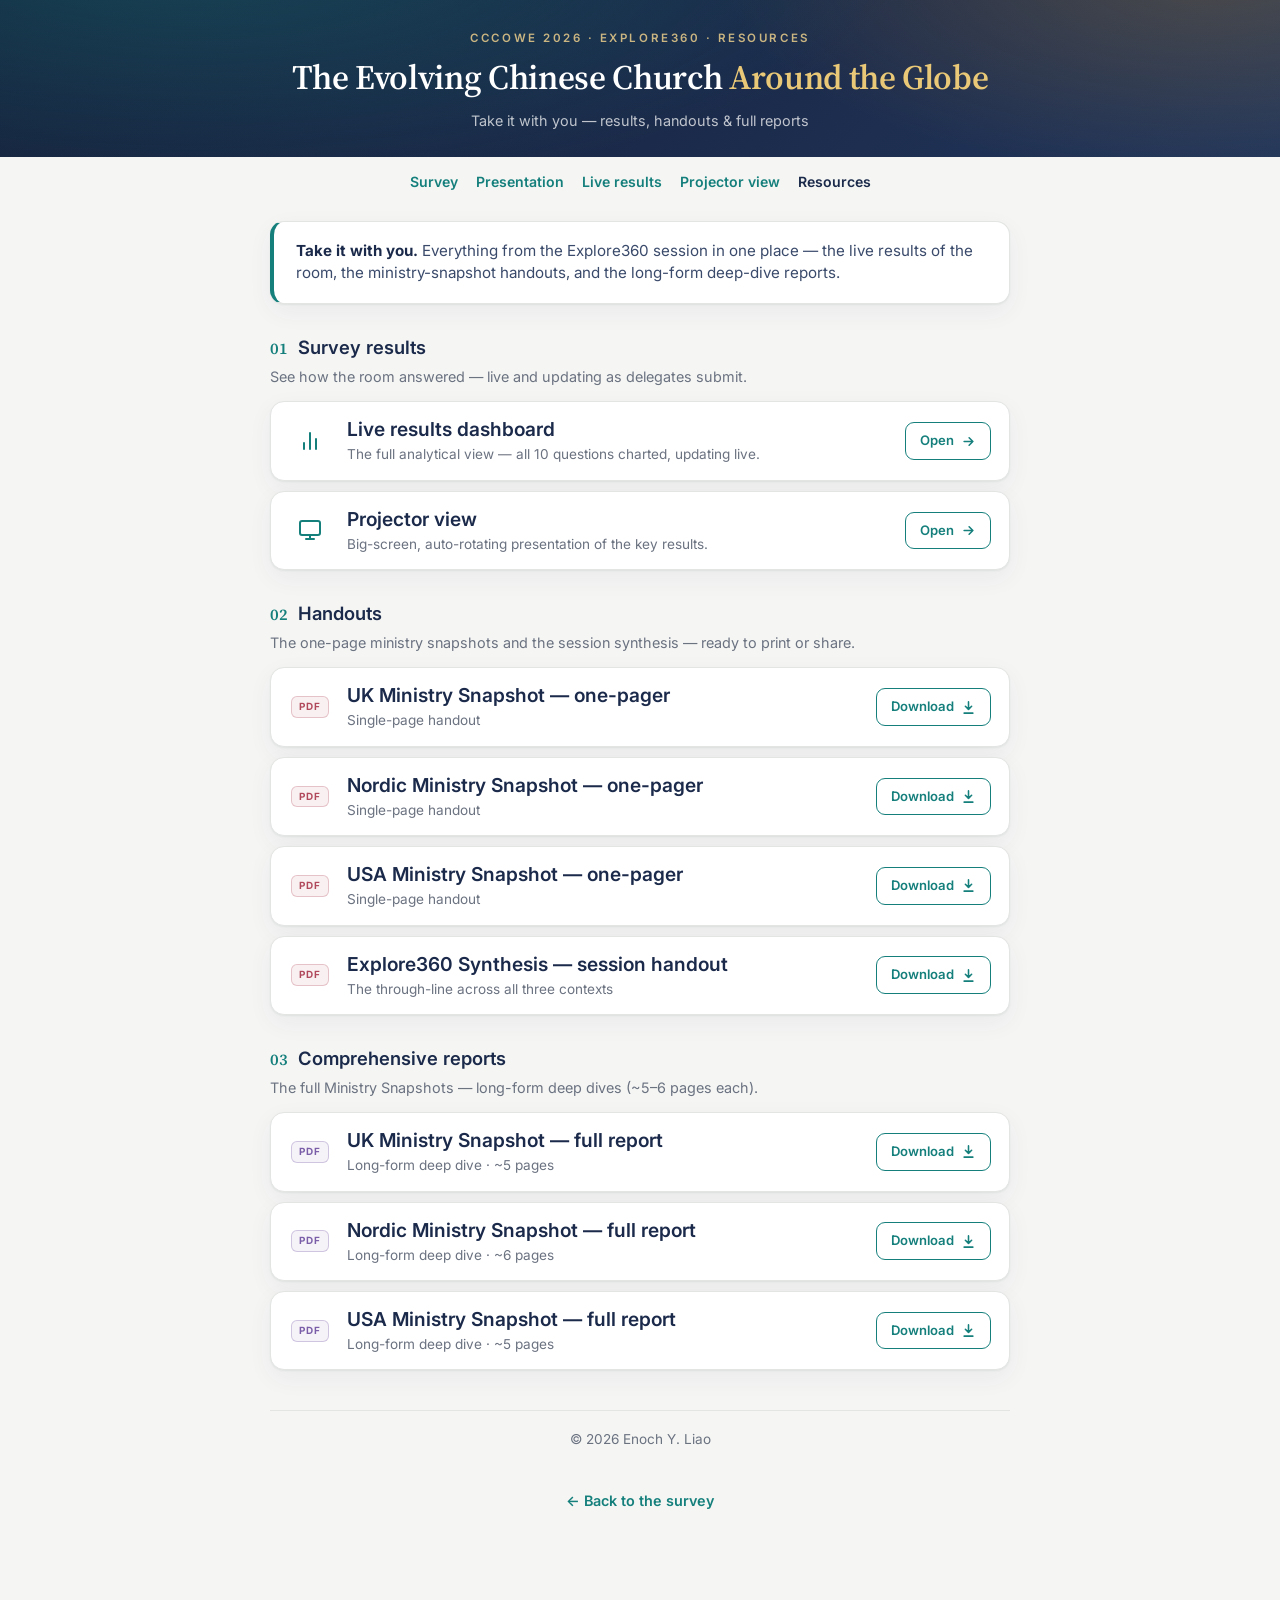
<file: resources.html>
<!DOCTYPE html>
<html lang="en">
<head>
<meta charset="UTF-8" />
<meta name="viewport" content="width=device-width, initial-scale=1" />
<title>CCCOWE 2026 Explore360 — Resources</title>
<link rel="preconnect" href="https://fonts.googleapis.com" />
<link rel="preconnect" href="https://fonts.gstatic.com" crossorigin />
<link href="https://fonts.googleapis.com/css2?family=Inter:wght@400;500;600;700&family=Source+Serif+4:opsz,wght@8..60,500;8..60,600&display=swap" rel="stylesheet" />
<link rel="stylesheet" href="css/styles.css" />
</head>
<body>

<header class="banner">
  <p class="banner__eyebrow">CCCOWE 2026 &middot; Explore360 &middot; Resources</p>
  <h1 class="banner__title">The Evolving Chinese Church <span class="accent">Around the Globe</span></h1>
  <p class="banner__meta">Take it with you &mdash; results, handouts &amp; full reports</p>
</header>

<nav class="topnav">
  <a href="index.html">Survey</a>
  <a href="present.html">Presentation</a>
  <a href="dashboard-live.html">Live results</a>
  <a href="stage.html">Projector view</a>
  <a href="resources.html" class="is-current">Resources</a>
</nav>

<main class="wrap">

  <div class="intro">
    <strong>Take it with you.</strong> Everything from the Explore360 session in one place &mdash;
    the live results of the room, the ministry-snapshot handouts, and the long-form deep-dive reports.
  </div>

  <!-- SECTION 1 — SURVEY RESULTS -->
  <section class="res-section" id="results">
    <div class="res-section__head">
      <span class="res-section__num">01</span>
      <h2 class="res-section__title">Survey results</h2>
    </div>
    <p class="res-section__desc">See how the room answered &mdash; live and updating as delegates submit.</p>

    <a class="ritem" href="dashboard-live.html">
      <span class="ritem__lead">
        <svg class="ritem__ic" viewBox="0 0 24 24" fill="none" stroke="currentColor" stroke-width="2" stroke-linecap="round" stroke-linejoin="round"><line x1="18" y1="20" x2="18" y2="10"/><line x1="12" y1="20" x2="12" y2="4"/><line x1="6" y1="20" x2="6" y2="14"/></svg>
      </span>
      <div class="ritem__body">
        <div class="ritem__title">Live results dashboard</div>
        <div class="ritem__desc">The full analytical view &mdash; all 10 questions charted, updating live.</div>
      </div>
      <span class="ritem__action">Open
        <svg viewBox="0 0 24 24" fill="none" stroke="currentColor" stroke-width="2.5" stroke-linecap="round" stroke-linejoin="round"><path d="M5 12h14M13 6l6 6-6 6"/></svg>
      </span>
    </a>

    <a class="ritem" href="stage.html">
      <span class="ritem__lead">
        <svg class="ritem__ic" viewBox="0 0 24 24" fill="none" stroke="currentColor" stroke-width="2" stroke-linecap="round" stroke-linejoin="round"><rect x="2" y="3" width="20" height="14" rx="2"/><line x1="8" y1="21" x2="16" y2="21"/><line x1="12" y1="17" x2="12" y2="21"/></svg>
      </span>
      <div class="ritem__body">
        <div class="ritem__title">Projector view</div>
        <div class="ritem__desc">Big-screen, auto-rotating presentation of the key results.</div>
      </div>
      <span class="ritem__action">Open
        <svg viewBox="0 0 24 24" fill="none" stroke="currentColor" stroke-width="2.5" stroke-linecap="round" stroke-linejoin="round"><path d="M5 12h14M13 6l6 6-6 6"/></svg>
      </span>
    </a>
  </section>

  <!-- SECTION 2 — HANDOUTS -->
  <section class="res-section" id="handouts">
    <div class="res-section__head">
      <span class="res-section__num">02</span>
      <h2 class="res-section__title">Handouts</h2>
    </div>
    <p class="res-section__desc">The one-page ministry snapshots and the session synthesis &mdash; ready to print or share.</p>

    <a class="ritem" href="handouts/uk-ministry-snapshot-handout.pdf" download>
      <span class="ritem__lead"><span class="filetag">PDF</span></span>
      <div class="ritem__body">
        <div class="ritem__title">UK Ministry Snapshot &mdash; one-pager</div>
        <div class="ritem__desc">Single-page handout</div>
      </div>
      <span class="ritem__action">Download
        <svg viewBox="0 0 24 24" fill="none" stroke="currentColor" stroke-width="2.5" stroke-linecap="round" stroke-linejoin="round"><path d="M12 3v12M7 10l5 5 5-5M5 21h14"/></svg>
      </span>
    </a>

    <a class="ritem" href="handouts/nordic-ministry-snapshot-handout.pdf" download>
      <span class="ritem__lead"><span class="filetag">PDF</span></span>
      <div class="ritem__body">
        <div class="ritem__title">Nordic Ministry Snapshot &mdash; one-pager</div>
        <div class="ritem__desc">Single-page handout</div>
      </div>
      <span class="ritem__action">Download
        <svg viewBox="0 0 24 24" fill="none" stroke="currentColor" stroke-width="2.5" stroke-linecap="round" stroke-linejoin="round"><path d="M12 3v12M7 10l5 5 5-5M5 21h14"/></svg>
      </span>
    </a>

    <a class="ritem" href="handouts/usa-ministry-snapshot-handout.pdf" download>
      <span class="ritem__lead"><span class="filetag">PDF</span></span>
      <div class="ritem__body">
        <div class="ritem__title">USA Ministry Snapshot &mdash; one-pager</div>
        <div class="ritem__desc">Single-page handout</div>
      </div>
      <span class="ritem__action">Download
        <svg viewBox="0 0 24 24" fill="none" stroke="currentColor" stroke-width="2.5" stroke-linecap="round" stroke-linejoin="round"><path d="M12 3v12M7 10l5 5 5-5M5 21h14"/></svg>
      </span>
    </a>

    <a class="ritem" href="handouts/cccowe-explore360-synthesis-handout.pdf" download>
      <span class="ritem__lead"><span class="filetag">PDF</span></span>
      <div class="ritem__body">
        <div class="ritem__title">Explore360 Synthesis &mdash; session handout</div>
        <div class="ritem__desc">The through-line across all three contexts</div>
      </div>
      <span class="ritem__action">Download
        <svg viewBox="0 0 24 24" fill="none" stroke="currentColor" stroke-width="2.5" stroke-linecap="round" stroke-linejoin="round"><path d="M12 3v12M7 10l5 5 5-5M5 21h14"/></svg>
      </span>
    </a>
  </section>

  <!-- SECTION 3 — COMPREHENSIVE REPORTS -->
  <section class="res-section" id="reports">
    <div class="res-section__head">
      <span class="res-section__num">03</span>
      <h2 class="res-section__title">Comprehensive reports</h2>
    </div>
    <p class="res-section__desc">The full Ministry Snapshots &mdash; long-form deep dives (~5&ndash;6 pages each).</p>

    <a class="ritem" href="reports/uk-ministry-report.pdf" download>
      <span class="ritem__lead"><span class="filetag filetag--report">PDF</span></span>
      <div class="ritem__body">
        <div class="ritem__title">UK Ministry Snapshot &mdash; full report</div>
        <div class="ritem__desc">Long-form deep dive &middot; ~5 pages</div>
      </div>
      <span class="ritem__action">Download
        <svg viewBox="0 0 24 24" fill="none" stroke="currentColor" stroke-width="2.5" stroke-linecap="round" stroke-linejoin="round"><path d="M12 3v12M7 10l5 5 5-5M5 21h14"/></svg>
      </span>
    </a>

    <a class="ritem" href="reports/nordic-ministry-report.pdf" download>
      <span class="ritem__lead"><span class="filetag filetag--report">PDF</span></span>
      <div class="ritem__body">
        <div class="ritem__title">Nordic Ministry Snapshot &mdash; full report</div>
        <div class="ritem__desc">Long-form deep dive &middot; ~6 pages</div>
      </div>
      <span class="ritem__action">Download
        <svg viewBox="0 0 24 24" fill="none" stroke="currentColor" stroke-width="2.5" stroke-linecap="round" stroke-linejoin="round"><path d="M12 3v12M7 10l5 5 5-5M5 21h14"/></svg>
      </span>
    </a>

    <a class="ritem" href="reports/usa-ministry-report.pdf" download>
      <span class="ritem__lead"><span class="filetag filetag--report">PDF</span></span>
      <div class="ritem__body">
        <div class="ritem__title">USA Ministry Snapshot &mdash; full report</div>
        <div class="ritem__desc">Long-form deep dive &middot; ~5 pages</div>
      </div>
      <span class="ritem__action">Download
        <svg viewBox="0 0 24 24" fill="none" stroke="currentColor" stroke-width="2.5" stroke-linecap="round" stroke-linejoin="round"><path d="M12 3v12M7 10l5 5 5-5M5 21h14"/></svg>
      </span>
    </a>
  </section>

  <p class="res-credit">&copy; 2026 Enoch Y. Liao</p>

  <p class="pagelink"><a href="index.html">&larr; Back to the survey</a></p>

</main>

</body>
</html>
</file>
<file: css/styles.css>
/* ============================================================================
   CCCOWE 2026 Explore360 — Shared styles
   Palette: restrained "conference navy + teal + warm gold"
   Type: Source Serif 4 (banner/display) + Inter (UI/body)
   ============================================================================ */

:root {
  /* Core palette */
  --ink:        #1b2a4a;   /* deep navy — primary text & banner */
  --ink-soft:   #3a4a6b;
  --teal:       #157f7c;   /* primary accent */
  --teal-deep:  #0e5d5b;
  --gold:       #c08a2d;   /* warm highlight */
  --rose:       #b1495c;   /* attention / tension */

  --bg:         #f5f6f4;   /* warm off-white page */
  --card:       #ffffff;
  --line:       #e2e5e2;
  --text:       #1f2733;
  --muted:      #6b7280;

  /* Categorical chart palette (harmonious, projector-safe) */
  --c1: #157f7c;  /* teal      */
  --c2: #2f6ca6;  /* blue      */
  --c3: #c08a2d;  /* gold      */
  --c4: #7a5ea8;  /* violet    */
  --c5: #4a9a6a;  /* green     */
  --c6: #b1495c;  /* rose      */
  --c7: #d3763a;  /* orange    */
  --c8: #5c6b7a;  /* slate     */

  --radius: 14px;
  --shadow: 0 1px 2px rgba(27,42,74,.06), 0 8px 24px rgba(27,42,74,.06);
  --shadow-lg: 0 2px 4px rgba(27,42,74,.08), 0 18px 48px rgba(27,42,74,.10);

  --font-body: "Inter", -apple-system, BlinkMacSystemFont, "Segoe UI", sans-serif;
  --font-display: "Source Serif 4", Georgia, "Times New Roman", serif;
}

* { box-sizing: border-box; }

html { -webkit-text-size-adjust: 100%; }

body {
  margin: 0;
  font-family: var(--font-body);
  color: var(--text);
  background: var(--bg);
  line-height: 1.5;
  font-size: 16px;
  -webkit-font-smoothing: antialiased;
}

/* ---------- Banner ---------- */
.banner {
  background:
    radial-gradient(1200px 400px at 15% -30%, rgba(21,127,124,.35), transparent 60%),
    radial-gradient(900px 380px at 95% -20%, rgba(192,138,45,.28), transparent 55%),
    linear-gradient(135deg, #16223d 0%, #1b2a4a 55%, #21365c 100%);
  color: #fff;
  padding: 30px 24px 26px;
  text-align: center;
}
.banner__eyebrow {
  font-size: .72rem;
  letter-spacing: .22em;
  text-transform: uppercase;
  color: #cbb682;
  font-weight: 600;
  margin: 0 0 10px;
}
.banner__title {
  font-family: var(--font-display);
  font-weight: 600;
  font-size: clamp(1.4rem, 3.2vw, 2.15rem);
  line-height: 1.18;
  margin: 0 auto;
  max-width: 900px;
  letter-spacing: -0.01em;
}
.banner__title .accent { color: #e9c877; }
.banner__meta {
  margin: 12px 0 0;
  font-size: .9rem;
  color: rgba(255,255,255,.72);
}
.banner__meta a { color: #e9c877; text-decoration: none; }
.banner__meta a:hover { text-decoration: underline; }

/* ---------- Layout wrappers ---------- */
.wrap { max-width: 780px; margin: 0 auto; padding: 28px 20px 80px; }
.wrap--wide { max-width: 1220px; }

/* ---------- Survey form ---------- */
.intro {
  background: var(--card);
  border: 1px solid var(--line);
  border-left: 4px solid var(--teal);
  border-radius: var(--radius);
  padding: 18px 22px;
  margin-bottom: 26px;
  box-shadow: var(--shadow);
  font-size: .95rem;
  color: var(--ink-soft);
}
.intro strong { color: var(--ink); }

.section-tag {
  display: flex;
  align-items: baseline;
  gap: 10px;
  margin: 34px 0 4px;
}
.section-tag__num {
  font-family: var(--font-display);
  font-size: 1rem;
  color: var(--teal);
  font-weight: 600;
}
.section-tag__name {
  font-size: .78rem;
  letter-spacing: .16em;
  text-transform: uppercase;
  color: var(--muted);
  font-weight: 600;
}
.section-tag__hint {
  font-style: italic;
  color: var(--muted);
  font-size: .85rem;
  margin: 0 0 14px;
}

.q {
  background: var(--card);
  border: 1px solid var(--line);
  border-radius: var(--radius);
  padding: 22px 24px;
  margin-bottom: 16px;
  box-shadow: var(--shadow);
}
.q__label {
  font-weight: 600;
  color: var(--ink);
  font-size: 1.06rem;
  margin: 0 0 4px;
  display: flex;
  gap: 8px;
}
.q__num {
  color: var(--teal);
  font-variant-numeric: tabular-nums;
  flex: none;
}
.q__help {
  font-size: .85rem;
  color: var(--muted);
  margin: 2px 0 14px 26px;
}
.q__body { margin-left: 26px; }

/* text inputs */
.txt {
  width: 100%;
  font: inherit;
  padding: 12px 14px;
  border: 1px solid var(--line);
  border-radius: 10px;
  background: #fcfdfc;
  color: var(--text);
  transition: border-color .15s, box-shadow .15s;
}
.txt:focus {
  outline: none;
  border-color: var(--teal);
  box-shadow: 0 0 0 3px rgba(21,127,124,.15);
}

/* choice options (radio + checkbox) */
.opt {
  display: flex;
  align-items: flex-start;
  gap: 12px;
  padding: 11px 14px;
  border: 1px solid var(--line);
  border-radius: 10px;
  margin-bottom: 8px;
  cursor: pointer;
  transition: border-color .15s, background .15s;
  font-size: .97rem;
}
.opt:hover { border-color: var(--teal); background: #f4faf9; }
.opt input { margin: 2px 0 0; accent-color: var(--teal); width: 17px; height: 17px; flex: none; cursor: pointer; }
.opt.is-checked { border-color: var(--teal); background: #eef7f6; }
.opt.is-disabled { opacity: .45; cursor: not-allowed; }
.opt.is-disabled:hover { border-color: var(--line); background: var(--card); }

.cap-note {
  font-size: .82rem;
  color: var(--muted);
  margin: 4px 0 0 2px;
}
.cap-note.is-max { color: var(--rose); font-weight: 600; }

/* linear scale */
.scale {
  display: flex;
  justify-content: space-between;
  gap: 8px;
  margin-top: 6px;
}
.scale__opt {
  flex: 1;
  text-align: center;
  border: 1px solid var(--line);
  border-radius: 10px;
  padding: 14px 6px;
  cursor: pointer;
  transition: all .15s;
  background: #fcfdfc;
}
.scale__opt:hover { border-color: var(--teal); }
.scale__opt input { display: none; }
.scale__num { font-size: 1.5rem; font-weight: 700; color: var(--ink); font-family: var(--font-display); }
.scale__opt.is-checked { border-color: var(--teal); background: var(--teal); }
.scale__opt.is-checked .scale__num { color: #fff; }
.scale__ends {
  display: flex;
  justify-content: space-between;
  font-size: .8rem;
  color: var(--muted);
  margin-top: 8px;
}

/* submit */
.actions { margin-top: 30px; text-align: center; }
.btn {
  font: inherit;
  font-weight: 600;
  font-size: 1rem;
  border: none;
  border-radius: 11px;
  padding: 15px 40px;
  cursor: pointer;
  transition: transform .12s, box-shadow .12s, background .15s;
  text-decoration: none;
  display: inline-block;
}
.btn--primary {
  background: var(--teal);
  color: #fff;
  box-shadow: 0 6px 18px rgba(21,127,124,.28);
}
.btn--primary:hover { background: var(--teal-deep); transform: translateY(-1px); }
.btn--ghost {
  background: transparent;
  color: var(--teal);
  border: 1px solid var(--teal);
}
.btn--ghost:hover { background: #eef7f6; }
.form-error {
  color: var(--rose);
  font-size: .9rem;
  margin-top: 14px;
  min-height: 1.2em;
  font-weight: 500;
}

/* thank-you state */
.thanks { text-align: center; padding: 50px 20px; }
.thanks__check {
  width: 76px; height: 76px; margin: 0 auto 22px;
  border-radius: 50%;
  background: var(--teal);
  display: flex; align-items: center; justify-content: center;
  animation: pop .45s cubic-bezier(.2,.9,.3,1.4);
}
.thanks__check svg { width: 40px; height: 40px; stroke: #fff; }
.thanks h2 { font-family: var(--font-display); color: var(--ink); font-size: 1.9rem; margin: 0 0 10px; }
.thanks p { color: var(--muted); max-width: 460px; margin: 0 auto 26px; }
@keyframes pop { 0% { transform: scale(0); } 100% { transform: scale(1); } }

.hidden { display: none !important; }

/* nav link footer */
.pagelink {
  text-align: center;
  margin-top: 40px;
  font-size: .9rem;
}
.pagelink a { color: var(--teal); text-decoration: none; font-weight: 600; }
.pagelink a:hover { text-decoration: underline; }

.demo-flag {
  display: inline-block;
  font-size: .7rem;
  letter-spacing: .1em;
  text-transform: uppercase;
  font-weight: 700;
  color: var(--gold);
  border: 1px solid rgba(192,138,45,.4);
  background: rgba(192,138,45,.08);
  padding: 3px 9px;
  border-radius: 20px;
  vertical-align: middle;
}

/* ============================================================================
   DASHBOARD
   ============================================================================ */
.toolbar {
  display: flex;
  align-items: center;
  justify-content: space-between;
  flex-wrap: wrap;
  gap: 12px;
  margin-bottom: 22px;
}
.toolbar__left { display: flex; align-items: center; gap: 12px; }
.toolbar__title { font-family: var(--font-display); font-size: 1.35rem; color: var(--ink); margin: 0; font-weight: 600; }
.updated { font-size: .82rem; color: var(--muted); }
.toolbar__actions { display: flex; gap: 8px; }
.tbtn {
  font: inherit; font-size: .85rem; font-weight: 600;
  border: 1px solid var(--line); background: var(--card); color: var(--ink-soft);
  padding: 8px 14px; border-radius: 9px; cursor: pointer; transition: all .15s;
}
.tbtn:hover { border-color: var(--teal); color: var(--teal); }
a.tbtn { text-decoration: none; display: inline-block; }
.tbtn--accent { background: var(--teal); color: #fff; border-color: var(--teal); }
.tbtn--accent:hover { background: var(--teal-deep); border-color: var(--teal-deep); color: #fff; }

/* KPI row */
.kpis {
  display: grid;
  grid-template-columns: repeat(3, 1fr);
  gap: 16px;
  margin-bottom: 22px;
}
.kpi {
  background: var(--card);
  border: 1px solid var(--line);
  border-radius: var(--radius);
  padding: 22px 24px;
  box-shadow: var(--shadow);
  position: relative;
  overflow: hidden;
}
.kpi::before {
  content: ""; position: absolute; left: 0; top: 0; bottom: 0; width: 4px;
  background: var(--teal);
}
.kpi:nth-child(2)::before { background: var(--gold); }
.kpi:nth-child(3)::before { background: var(--c4); }
.kpi__num {
  font-family: var(--font-display);
  font-weight: 600;
  font-size: 2.9rem;
  color: var(--ink);
  line-height: 1;
  font-variant-numeric: tabular-nums;
}
.kpi__num small { font-size: 1.1rem; color: var(--muted); font-family: var(--font-body); }
.kpi__label { color: var(--muted); font-size: .9rem; margin-top: 8px; }

/* chart grid */
.grid {
  display: grid;
  grid-template-columns: repeat(12, 1fr);
  gap: 16px;
}
.card {
  background: var(--card);
  border: 1px solid var(--line);
  border-radius: var(--radius);
  padding: 18px 20px 20px;
  box-shadow: var(--shadow);
  display: flex;
  flex-direction: column;
}
.card__title {
  font-size: .95rem;
  font-weight: 600;
  color: var(--ink);
  margin: 0 0 2px;
}
.card__q { font-size: .78rem; color: var(--teal); font-weight: 600; margin-bottom: 12px; }
.card__canvas-wrap { position: relative; flex: 1; min-height: 200px; }

.col-4  { grid-column: span 4; }
.col-5  { grid-column: span 5; }
.col-6  { grid-column: span 6; }
.col-7  { grid-column: span 7; }
.col-8  { grid-column: span 8; }
.col-12 { grid-column: span 12; }

.card--feature { border-top: 3px solid var(--rose); }
.card--feature .card__q { color: var(--rose); }

.empty {
  text-align: center;
  padding: 70px 20px;
  color: var(--muted);
}
.empty h2 { font-family: var(--font-display); color: var(--ink); }

/* ---- Live dashboard: awaiting-responses banner + skeletons ---- */
.awaiting-note {
  display: flex;
  align-items: center;
  gap: 12px;
  background: #fff;
  border: 1px solid var(--line);
  border-left: 4px solid var(--gold);
  border-radius: var(--radius);
  padding: 14px 18px;
  margin-bottom: 22px;
  box-shadow: var(--shadow);
  color: var(--ink-soft);
  font-size: .95rem;
}
.awaiting-note .dot {
  width: 10px; height: 10px; border-radius: 50%; background: var(--gold); flex: none;
  animation: pulse 1.6s ease-in-out infinite;
}
@keyframes pulse { 0%,100% { opacity: 1; } 50% { opacity: .3; } }
.awaiting-note strong { color: var(--ink); }

/* shimmer skeleton shown inside cards/KPIs before data arrives */
.skeleton {
  position: relative;
  overflow: hidden;
  background: #eef0ee;
  border-radius: 8px;
}
.skeleton::after {
  content: "";
  position: absolute; inset: 0;
  transform: translateX(-100%);
  background: linear-gradient(90deg, transparent, rgba(255,255,255,.65), transparent);
  animation: shimmer 1.5s infinite;
}
@keyframes shimmer { 100% { transform: translateX(100%); } }

.kpi__num.skeleton { width: 90px; height: 44px; }
.card__canvas-wrap .skel-fill {
  position: absolute; inset: 0;
  display: flex; flex-direction: column; justify-content: flex-end; gap: 8px;
  padding: 10px 4px;
}
.card__canvas-wrap .skel-bar { height: 14px; }
.card__canvas-wrap .skel-bar:nth-child(1) { width: 92%; }
.card__canvas-wrap .skel-bar:nth-child(2) { width: 74%; }
.card__canvas-wrap .skel-bar:nth-child(3) { width: 58%; }
.card__canvas-wrap .skel-bar:nth-child(4) { width: 44%; }
.card__canvas-wrap .skel-bar:nth-child(5) { width: 30%; }
/* hide skeletons once populated */
.is-live-ready .skeleton::after { display: none; }
.is-live-ready .skel-fill { display: none; }
.is-live-ready .kpi__num.skeleton { background: none; }

/* Responsive */
@media (max-width: 900px) {
  .kpis { grid-template-columns: 1fr; }
  .col-4, .col-5, .col-6, .col-7, .col-8 { grid-column: span 12; }
  .card__canvas-wrap { min-height: 240px; }
}
@media (max-width: 560px) {
  .q__body { margin-left: 0; }
  .q__help { margin-left: 0; }
  .scale__num { font-size: 1.2rem; }
  .banner { padding: 24px 16px 22px; }
}

/* Projector / large-screen bump */
@media (min-width: 1600px) {
  body { font-size: 17px; }
  .kpi__num { font-size: 3.4rem; }
}

/* ============================================================================
   RESOURCES PAGE
   ============================================================================ */
.res-section { margin: 30px 0 8px; }
.res-section__head {
  display: flex;
  align-items: baseline;
  gap: 10px;
  margin-bottom: 4px;
}
.res-section__num {
  font-family: var(--font-display);
  font-size: 1rem;
  color: var(--teal);
  font-weight: 600;
}
.res-section__title {
  font-size: 1.15rem;
  font-weight: 600;
  color: var(--ink);
  margin: 0;
}
.res-section__desc {
  font-size: .9rem;
  color: var(--muted);
  margin: 0 0 14px;
}

/* download / link row — TITLE-FIRST hierarchy:
   small supporting tag/icon · prominent title + muted description · download button */
.ritem {
  display: flex;
  align-items: center;
  gap: 16px;
  padding: 15px 18px;
  border: 1px solid var(--line);
  border-radius: var(--radius);
  background: var(--card);
  box-shadow: var(--shadow);
  margin-bottom: 10px;
  text-decoration: none;
  color: inherit;
  transition: border-color .15s, box-shadow .15s;
}
a.ritem:hover { border-color: var(--teal); box-shadow: var(--shadow-lg); }
a.ritem:hover .ritem__title { color: var(--teal-deep); }
a.ritem:hover .ritem__action { background: var(--teal); border-color: var(--teal); color: #fff; }

/* small leading accent (quiet, supporting) */
.ritem__lead {
  flex: none;
  width: 42px;
  display: flex;
  align-items: center;
  justify-content: center;
}
.ritem__ic { width: 24px; height: 24px; color: var(--teal); }
.filetag {
  font-size: .62rem;
  font-weight: 700;
  letter-spacing: .07em;
  text-transform: uppercase;
  line-height: 1;
  padding: 5px 7px;
  border-radius: 6px;
  color: var(--rose);
  background: rgba(177,73,92,.08);
  border: 1px solid rgba(177,73,92,.28);
}
.filetag--report { color: var(--c4); background: rgba(122,94,168,.08); border-color: rgba(122,94,168,.30); }

/* body — the title is the focal point */
.ritem__body { flex: 1; min-width: 0; }
.ritem__title {
  font-size: 1.2rem;
  font-weight: 600;
  color: var(--ink);
  line-height: 1.25;
  transition: color .15s;
}
.ritem__desc { font-size: .85rem; color: var(--muted); margin-top: 3px; }

/* clear download affordance on the right */
.ritem__action {
  flex: none;
  display: inline-flex;
  align-items: center;
  gap: 7px;
  font-size: .82rem;
  font-weight: 600;
  color: var(--teal);
  white-space: nowrap;
  padding: 8px 14px;
  border: 1px solid var(--teal);
  border-radius: 9px;
  transition: background .15s, color .15s, border-color .15s;
}
.ritem__action svg { width: 15px; height: 15px; }

@media (max-width: 560px) {
  .ritem { flex-wrap: wrap; gap: 10px 14px; }
  .ritem__title { font-size: 1.08rem; }
  .ritem__action { margin-left: 58px; }
}

.res-credit {
  text-align: center;
  color: var(--muted);
  font-size: .85rem;
  margin-top: 40px;
  padding-top: 18px;
  border-top: 1px solid var(--line);
}

/* top nav row shared by content pages */
.topnav {
  max-width: 780px;
  margin: 0 auto;
  padding: 14px 20px 0;
  display: flex;
  gap: 18px;
  justify-content: center;
  flex-wrap: wrap;
  font-size: .88rem;
}
.topnav a { color: var(--teal); text-decoration: none; font-weight: 600; }
.topnav a:hover { text-decoration: underline; }
.topnav a.is-current { color: var(--ink); }
</file>
